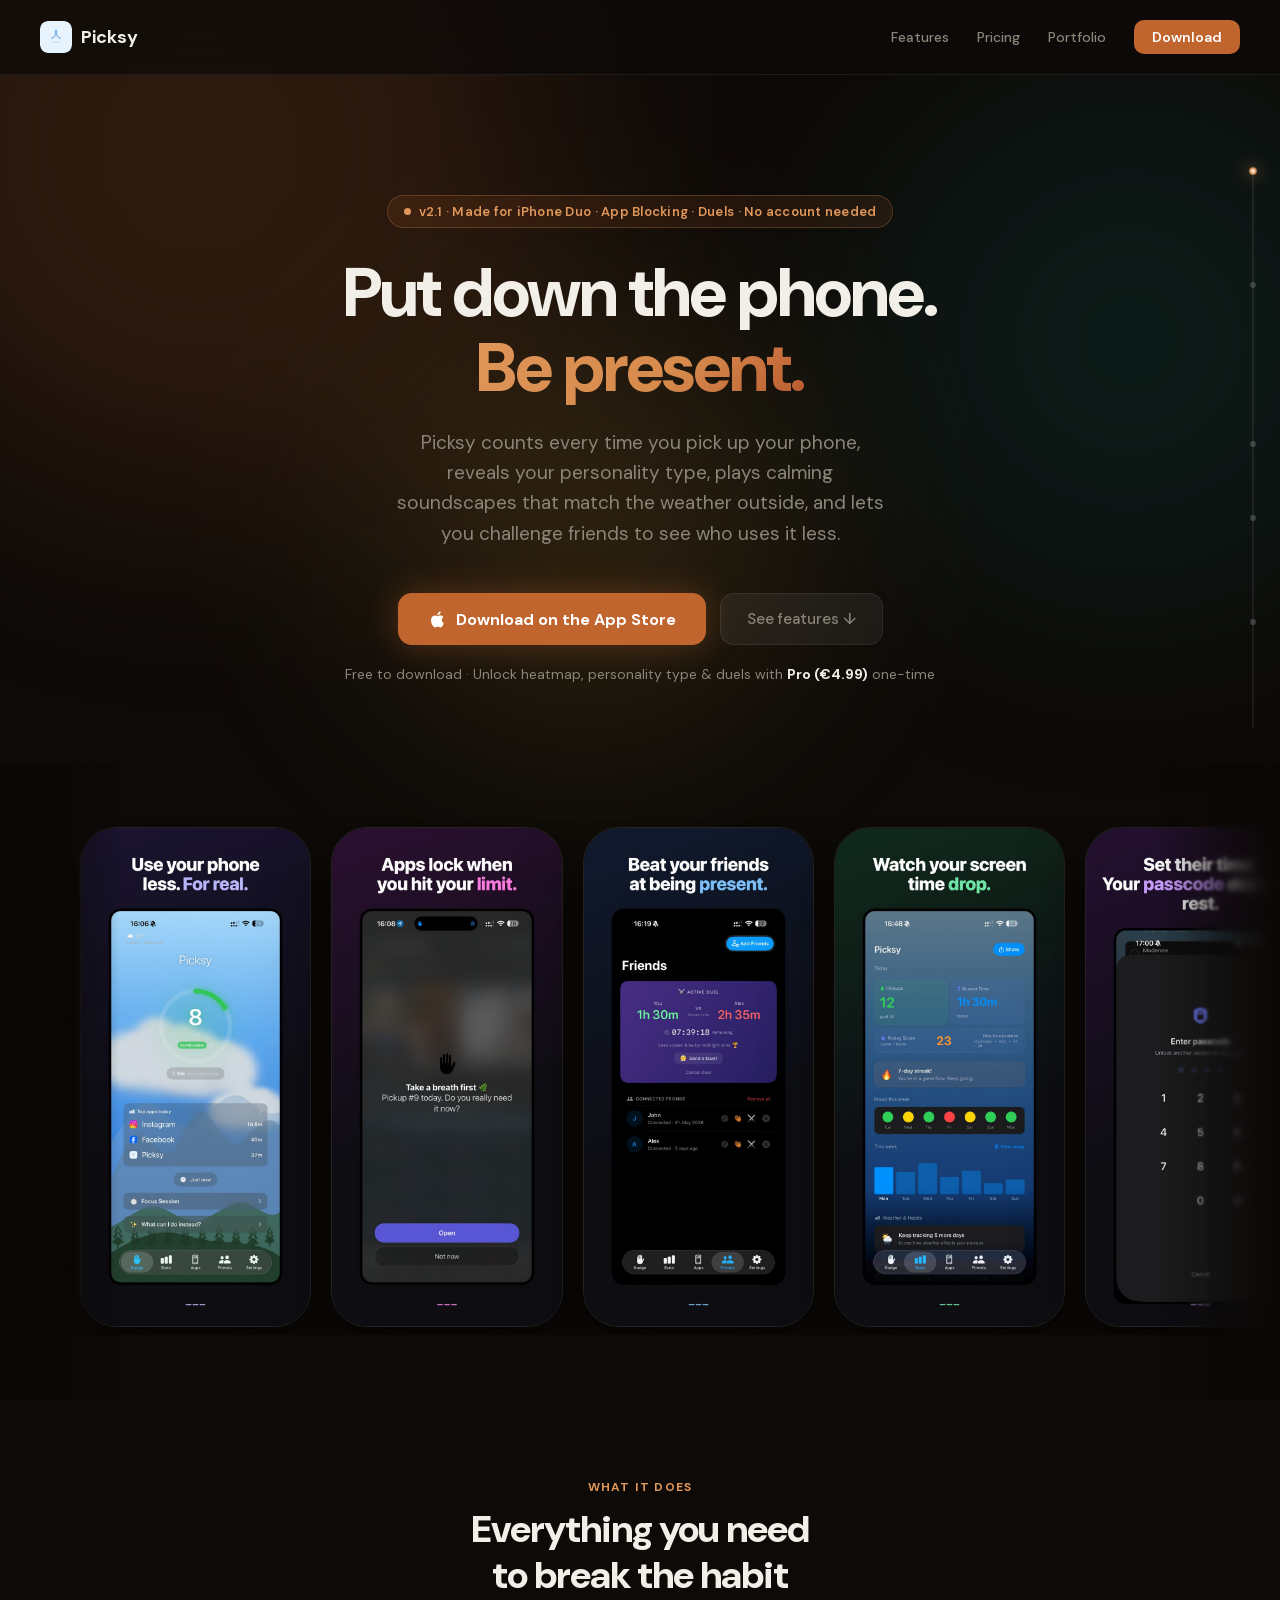
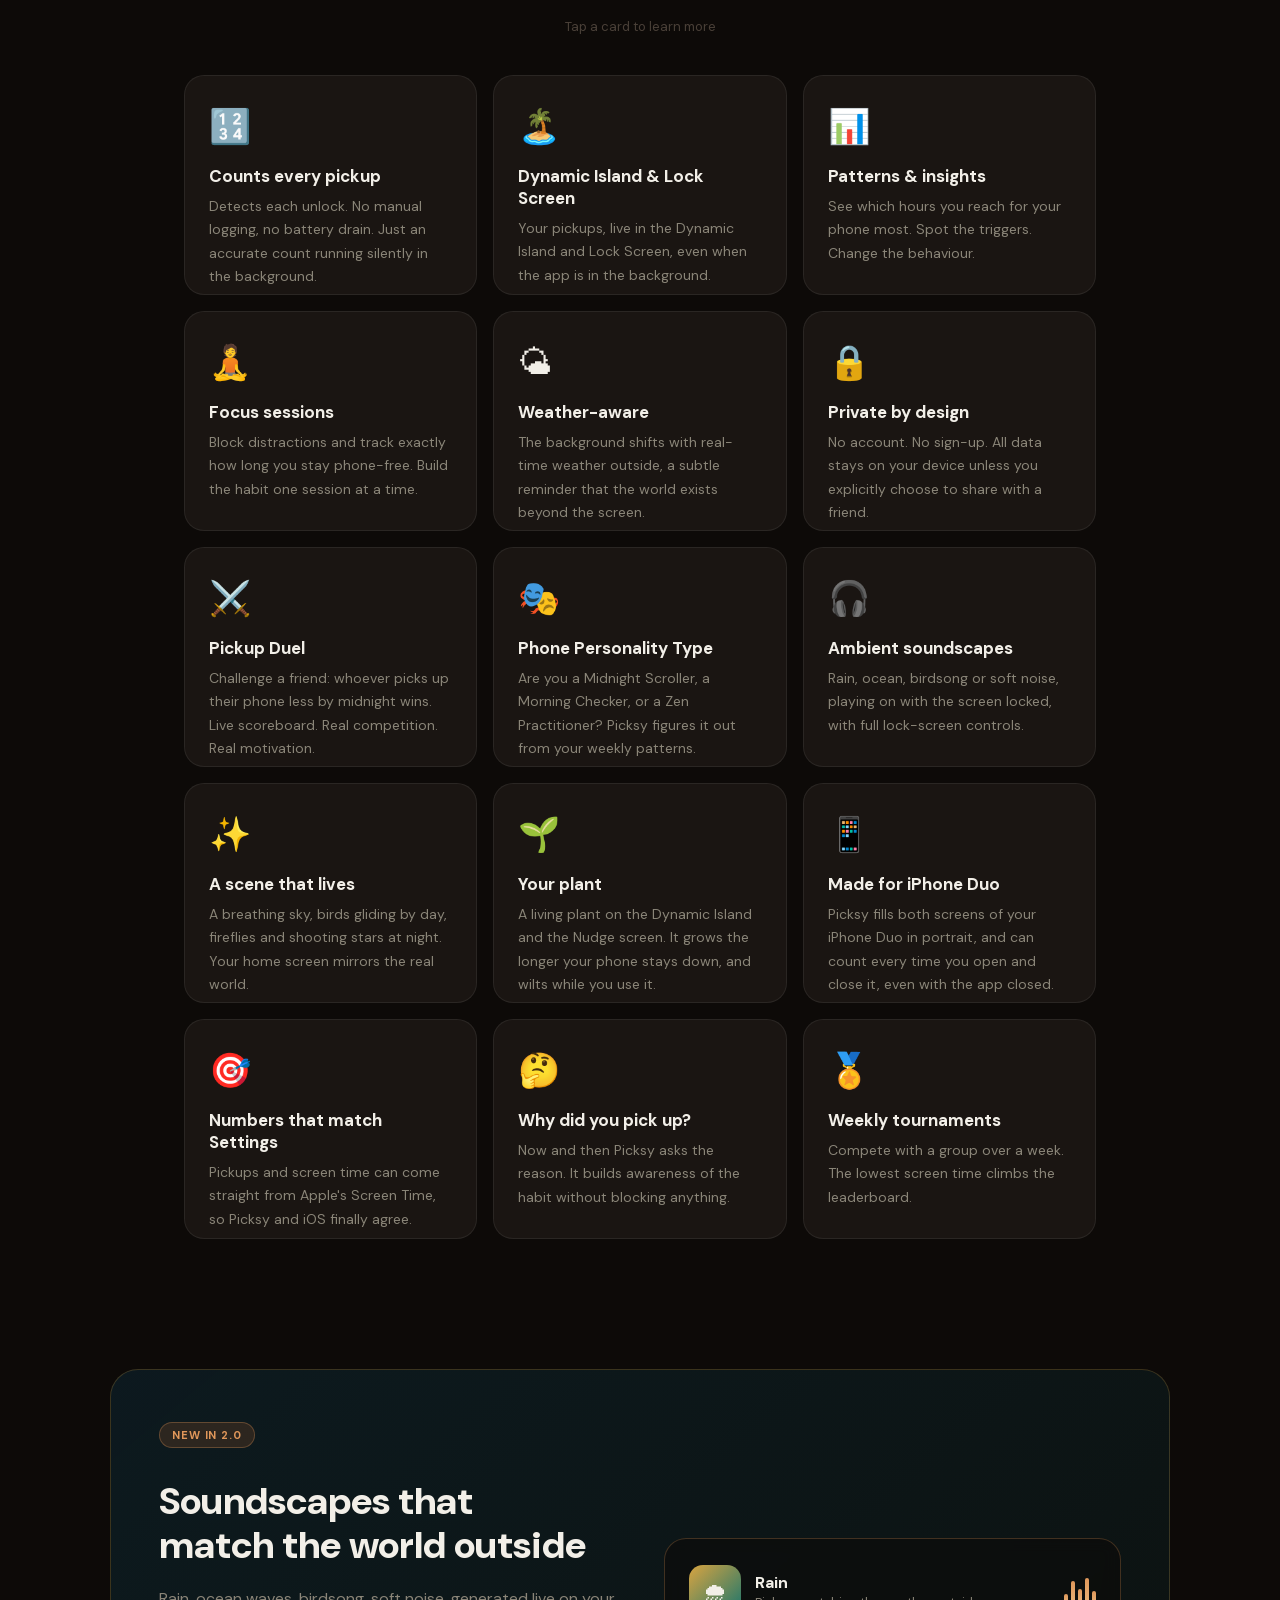
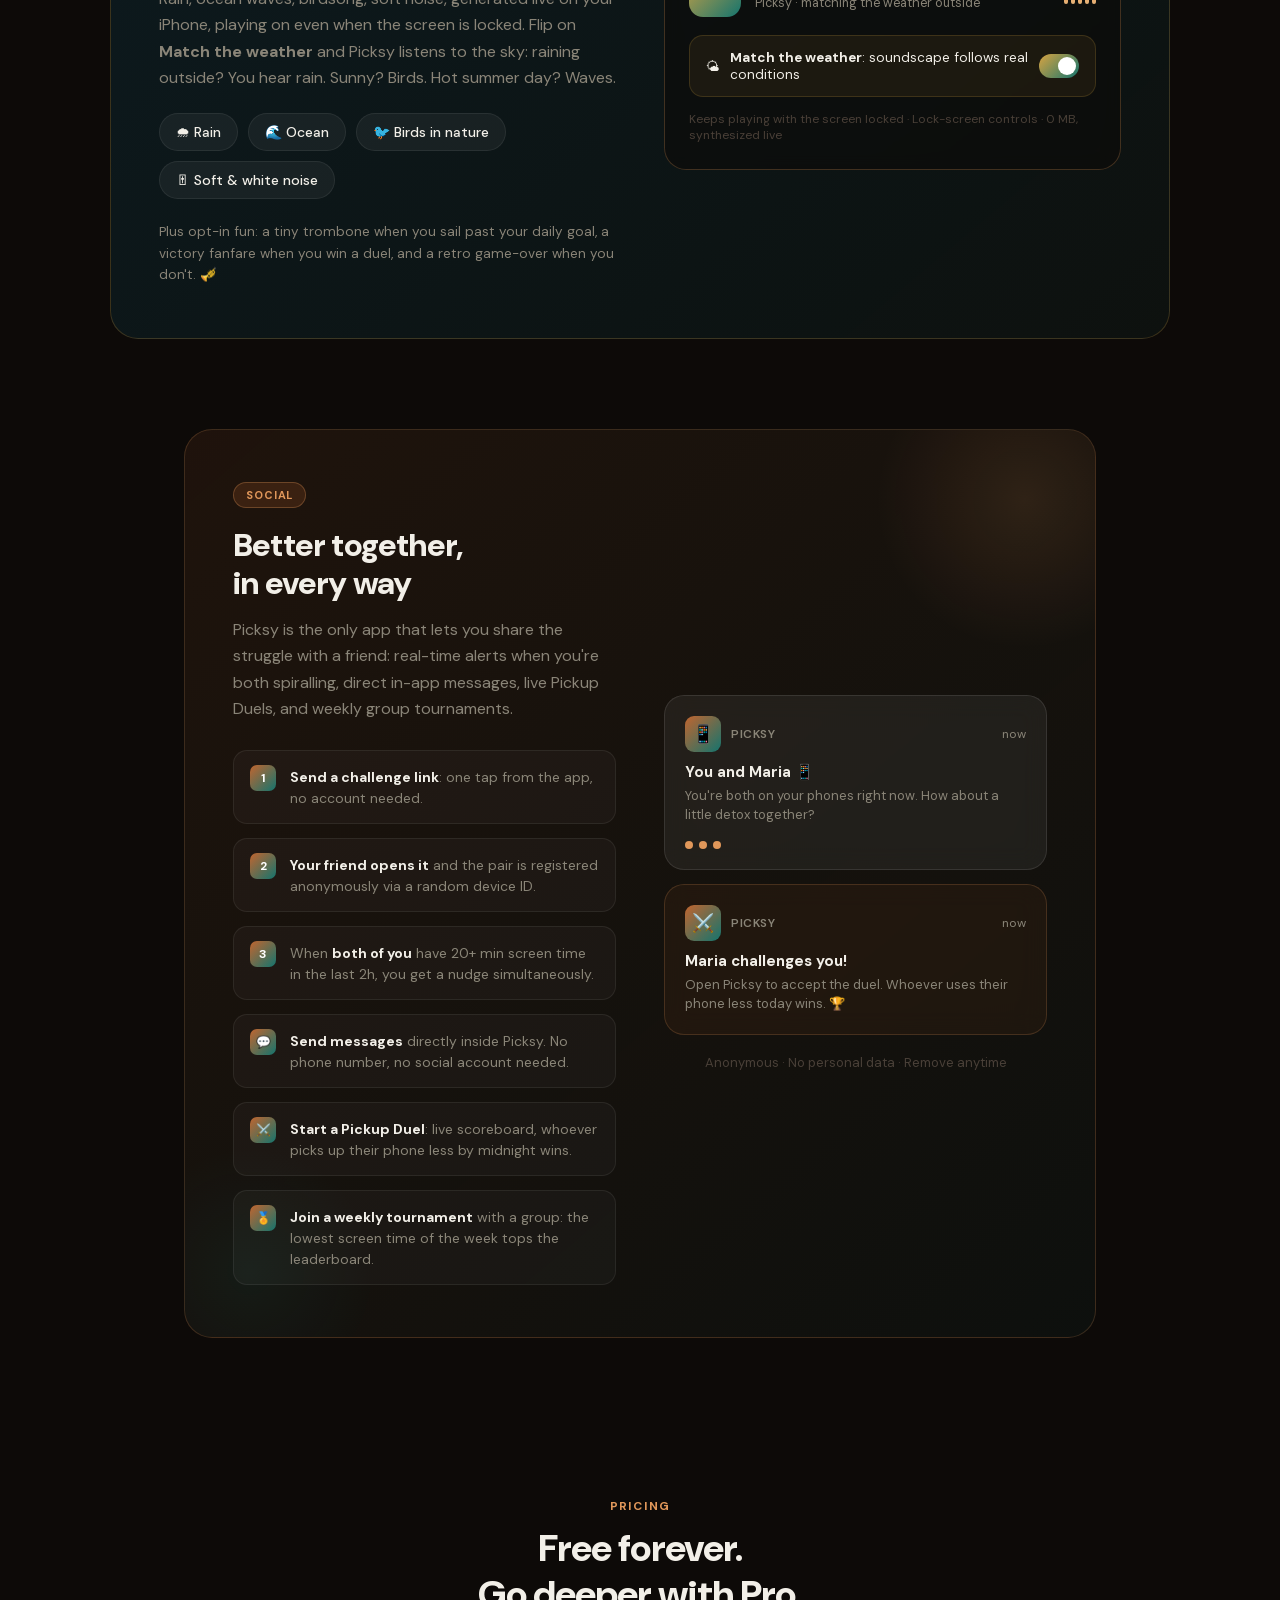
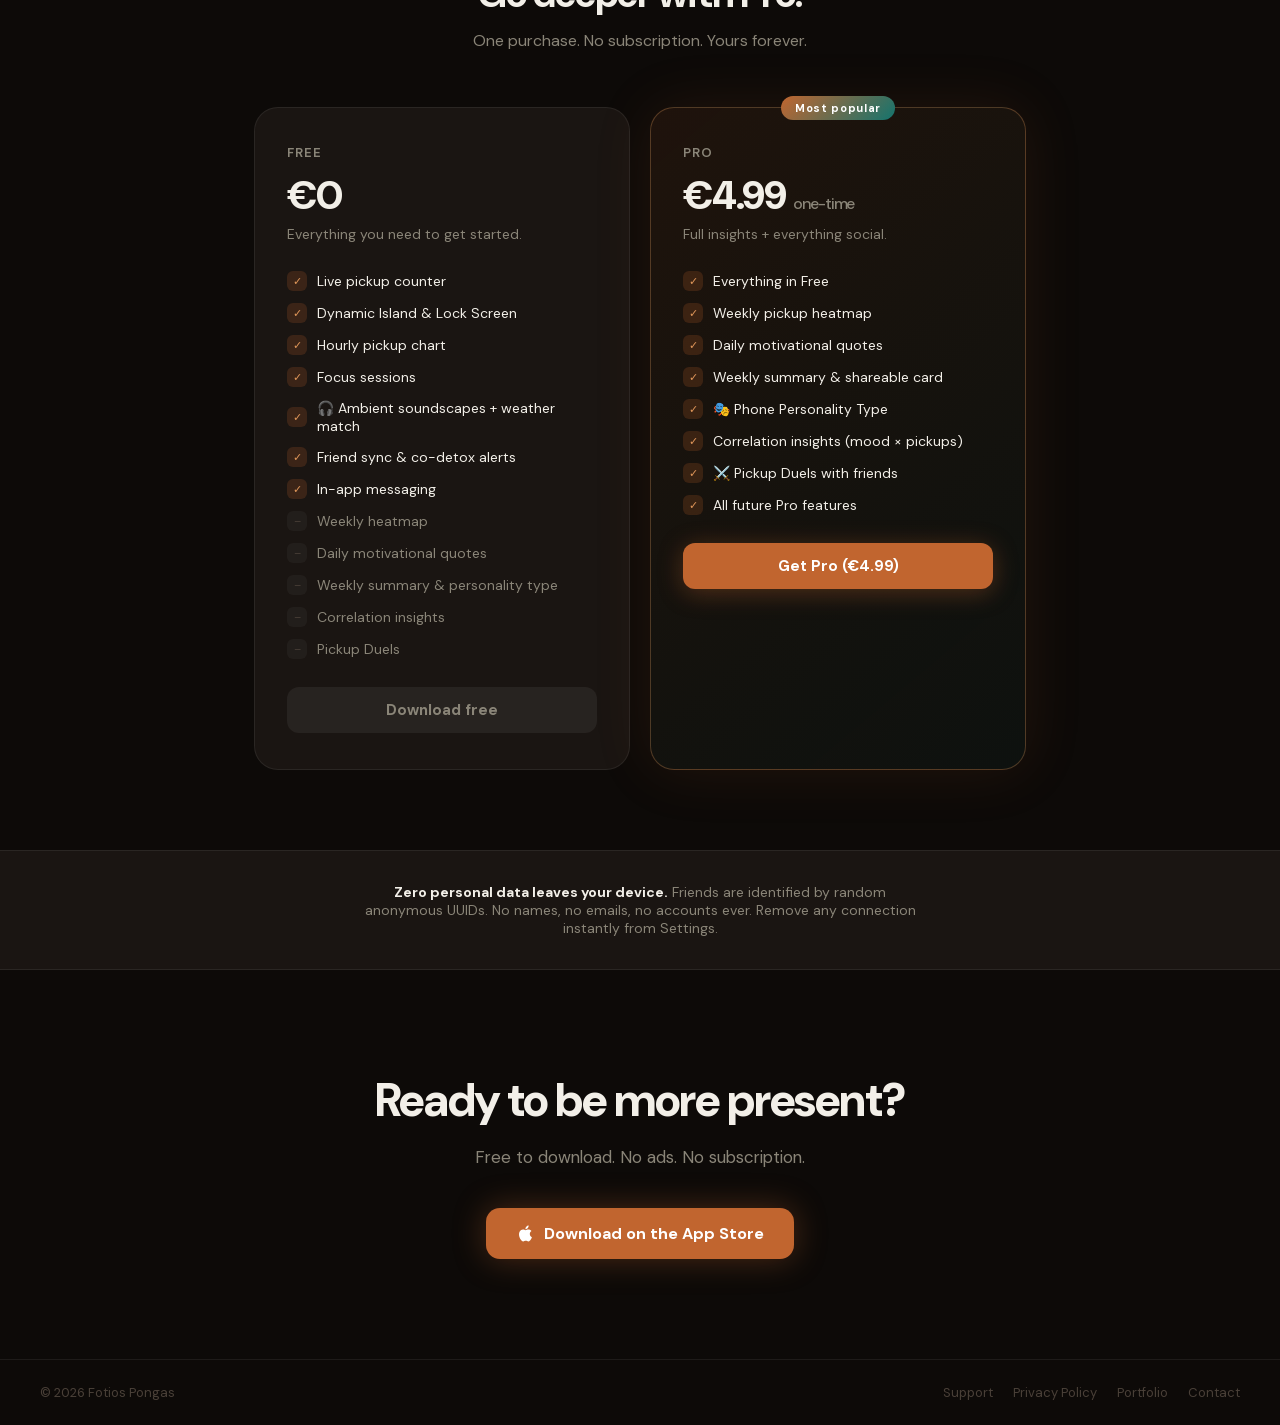
<file: index.html>
<!DOCTYPE html>
<html lang="en">
<head>
  <meta charset="UTF-8">
  <meta name="viewport" content="width=device-width, initial-scale=1.0">
  <title>Picksy: Be Present (Phone Pickup Tracker)</title>
  <meta name="description" content="Picksy tracks how many times you pick up your phone, shows you the patterns, plays calming soundscapes that match the weather, grows a plant while you stay off the screen, and helps you, and your friends, use it less. Made for iPhone and iPhone Duo. Free for iPhone.">
  <meta property="og:title" content="Picksy: Be Present">
  <meta property="og:description" content="Track phone pickups. Break the habit. Listen to the rain. Be present.">
  <link rel="icon" href="/picksy-icon.png">
  <link href="/fonts/fonts.css" rel="stylesheet">

  <style>
    *, *::before, *::after { margin: 0; padding: 0; box-sizing: border-box; }

    :root {
      --copper:        #c1652f;
      --copper-light:  #e0975a;
      --teal:      #14746e;
      --dark:        #0d0a08;
      --dark2:       #1a1512;
      --dark3:       #241d16;
      --text:        #f2efe8;
      --muted:       #8a8578;
      --border:      rgba(255,255,255,0.07);
    }

    html { scroll-behavior: smooth; }

    body {
      font-family: 'DM Sans', -apple-system, sans-serif;
      background: var(--dark);
      color: var(--text);
      overflow-x: hidden;
    }

    /* ── AURORA BACKGROUND ───────────────────────────────── */
    .aurora {
      position: fixed;
      inset: 0;
      pointer-events: none;
      z-index: 0;
      overflow: hidden;
    }

    .aurora-blob {
      position: absolute;
      border-radius: 50%;
      filter: blur(120px);
      opacity: 0.18;
      animation: drift linear infinite;
    }

    .aurora-blob:nth-child(1) {
      width: 700px; height: 700px;
      background: var(--copper);
      top: -200px; left: -150px;
      animation-duration: 28s;
    }

    .aurora-blob:nth-child(2) {
      width: 500px; height: 500px;
      background: var(--teal);
      top: 10%; right: -100px;
      animation-duration: 22s;
      animation-delay: -8s;
    }

    .aurora-blob:nth-child(3) {
      width: 400px; height: 400px;
      background: #d9a441;
      bottom: 20%; left: 30%;
      animation-duration: 35s;
      animation-delay: -15s;
    }

    @keyframes drift {
      0%   { transform: translate(0, 0) scale(1); }
      33%  { transform: translate(40px, -30px) scale(1.05); }
      66%  { transform: translate(-20px, 50px) scale(0.95); }
      100% { transform: translate(0, 0) scale(1); }
    }

    /* ── LAYOUT ───────────────────────────────────────────── */
    .page { position: relative; z-index: 1; }

    /* ── NAV ──────────────────────────────────────────────── */
    nav {
      display: flex;
      align-items: center;
      justify-content: space-between;
      padding: 20px 40px;
      border-bottom: 1px solid var(--border);
      position: sticky;
      top: 0;
      background: rgba(13,10,8,0.75);
      backdrop-filter: blur(20px);
      -webkit-backdrop-filter: blur(20px);
      z-index: 100;
    }

    .nav-logo {
      font-size: 18px;
      font-weight: 700;
      color: var(--text);
      text-decoration: none;
      display: flex;
      align-items: center;
      gap: 9px;
    }

    .nav-logo-icon {
      width: 32px; height: 32px;
      border-radius: 8px;
      object-fit: cover;
      flex-shrink: 0;
    }

    .nav-links { display: flex; align-items: center; gap: 28px; }

    .nav-link {
      color: var(--muted);
      text-decoration: none;
      font-size: 14px;
      font-weight: 500;
      transition: color 0.2s;
    }

    .nav-link:hover { color: var(--text); }

    .nav-cta {
      padding: 8px 18px;
      background: var(--copper);
      color: white;
      font-size: 14px;
      font-weight: 600;
      border-radius: 10px;
      text-decoration: none;
      transition: opacity 0.2s, transform 0.2s;
    }

    .nav-cta:hover { opacity: 0.85; transform: translateY(-1px); }

    /* ── HERO ─────────────────────────────────────────────── */
    .hero {
      text-align: center;
      padding: 120px 24px 80px;
      max-width: 760px;
      margin: 0 auto;
    }

    /* Staggered entrance — JS adds .visible class */
    .reveal {
      opacity: 0;
      transform: translateY(28px);
      transition: opacity 0.7s cubic-bezier(.22,1,.36,1),
                  transform 0.7s cubic-bezier(.22,1,.36,1);
    }

    .reveal.visible {
      opacity: 1;
      transform: translateY(0);
    }

    .hero-badge {
      display: inline-flex;
      align-items: center;
      gap: 8px;
      padding: 7px 16px;
      background: rgba(193,101,47,0.12);
      border: 1px solid rgba(224,151,90,0.25);
      border-radius: 100px;
      font-size: 13px;
      font-weight: 600;
      color: var(--copper-light);
      margin-bottom: 28px;
      letter-spacing: 0.02em;
    }

    .hero-badge-dot {
      width: 7px; height: 7px;
      background: var(--copper-light);
      border-radius: 50%;
      animation: pulse 2s ease-in-out infinite;
    }

    @keyframes pulse {
      0%, 100% { opacity: 1; transform: scale(1); }
      50%       { opacity: 0.4; transform: scale(0.7); }
    }

    h1 {
      font-size: clamp(42px, 7vw, 68px);
      font-weight: 800;
      line-height: 1.1;
      letter-spacing: -0.03em;
      margin-bottom: 22px;
    }

    .gradient-text {
      background: linear-gradient(135deg, var(--copper-light) 0%, #d68a4c 60%, #b8562e 100%);
      -webkit-background-clip: text;
      -webkit-text-fill-color: transparent;
      background-clip: text;
    }

    .hero-sub {
      font-size: 19px;
      color: var(--muted);
      max-width: 500px;
      margin: 0 auto 44px;
      line-height: 1.6;
      font-weight: 400;
    }

    .hero-cta {
      display: flex;
      gap: 14px;
      justify-content: center;
      flex-wrap: wrap;
    }

    .btn-primary {
      display: inline-flex;
      align-items: center;
      gap: 9px;
      padding: 15px 30px;
      background: var(--copper);
      color: white;
      font-size: 16px;
      font-weight: 700;
      border-radius: 14px;
      text-decoration: none;
      transition: opacity 0.2s, transform 0.2s, box-shadow 0.2s;
      box-shadow: 0 0 32px rgba(193,101,47,0.35);
    }

    .btn-primary:hover {
      opacity: 0.88;
      transform: translateY(-2px);
      box-shadow: 0 8px 40px rgba(193,101,47,0.5);
    }

    .btn-ghost {
      display: inline-flex;
      align-items: center;
      gap: 8px;
      padding: 15px 26px;
      background: rgba(255,255,255,0.06);
      border: 1px solid var(--border);
      color: var(--muted);
      font-size: 15px;
      font-weight: 500;
      border-radius: 14px;
      text-decoration: none;
      transition: background 0.2s, color 0.2s;
    }

    .btn-ghost:hover { background: rgba(255,255,255,0.1); color: var(--text); }

    .hero-pricing {
      margin-top: 20px;
      font-size: 14px;
      color: var(--muted);
    }

    .hero-pricing strong { color: var(--text); }

    /* ── SCREENSHOTS CAROUSEL ─────────────────────────────── */
    .screenshots-wrap {
      padding: 56px 0 64px;
      position: relative;
    }

    /* Gradual blur edges — screenshots carousel */
    .gb-edge {
      position: absolute;
      top: 0; bottom: 0;
      width: 120px;
      z-index: 2;
      pointer-events: none;
    }
    .gb-left  { left: 0;  background: linear-gradient(to right, var(--dark) 8%, transparent); }
    .gb-right { right: 0; background: linear-gradient(to left,  var(--dark) 8%, transparent); }

    .screenshots {
      display: flex;
      gap: 20px;
      padding: 8px 80px;
      overflow-x: auto;
      -webkit-overflow-scrolling: touch;
      scrollbar-width: none;
      cursor: grab;
    }

    .screenshots:active { cursor: grabbing; }
    .screenshots::-webkit-scrollbar { display: none; }

    .screenshots img {
      height: 500px;
      width: auto;
      border-radius: 36px;
      border: 1px solid rgba(255,255,255,0.1);
      flex-shrink: 0;
      box-shadow: 0 32px 64px rgba(0,0,0,0.5);
      transition: transform 0.3s cubic-bezier(.22,1,.36,1), box-shadow 0.3s;
    }

    .screenshots img:hover {
      transform: translateY(-8px) scale(1.02);
      box-shadow: 0 48px 80px rgba(0,0,0,0.6);
    }

    /* ── SECTION HEADER ───────────────────────────────────── */
    .section-header {
      text-align: center;
      margin-bottom: 56px;
    }

    .section-label {
      font-size: 12px;
      font-weight: 700;
      letter-spacing: 0.1em;
      text-transform: uppercase;
      color: var(--copper-light);
      margin-bottom: 12px;
      display: block;
    }

    .section-title {
      font-size: clamp(26px, 4vw, 38px);
      font-weight: 800;
      letter-spacing: -0.025em;
      line-height: 1.2;
    }

    .section-sub {
      font-size: 16px;
      color: var(--muted);
      margin-top: 12px;
    }

    /* ── FEATURES ─────────────────────────────────────────── */
    .features {
      max-width: 960px;
      margin: 0 auto;
      padding: 80px 24px;
    }

    .grid {
      display: grid;
      grid-template-columns: repeat(auto-fit, minmax(270px, 1fr));
      gap: 16px;
    }

    /* Flip card wrapper — holds perspective */
    .card-wrapper {
      perspective: 900px;
      cursor: pointer;
      min-height: 220px;
    }

    .card-inner {
      position: relative;
      width: 100%;
      height: 100%;
      min-height: 200px;
      transform-style: preserve-3d;
      transition: transform 0.55s cubic-bezier(.4,0,.2,1), box-shadow 0.3s;
      border-radius: 20px;
    }

    .card-wrapper.flipped .card-inner {
      transform: rotateY(180deg) !important; /* override tilt when flipped */
    }

    .card-front,
    .card-back {
      position: absolute;
      inset: 0;
      border-radius: 20px;
      padding: 28px 24px;
      backface-visibility: hidden;
      -webkit-backface-visibility: hidden;
    }

    /* FRONT */
    .card-front {
      background: var(--dark2);
      border: 1px solid var(--border);
      transition: border-color 0.3s;
    }

    .card-wrapper:hover .card-front {
      border-color: rgba(224,151,90,0.3);
    }

    /* Glow that follows cursor — set via JS */
    .card-front::before {
      content: '';
      position: absolute;
      inset: 0;
      border-radius: 20px;
      background: radial-gradient(
        circle at var(--mouse-x, 50%) var(--mouse-y, 50%),
        rgba(224,151,90,0.1) 0%,
        transparent 65%
      );
      opacity: 0;
      transition: opacity 0.3s;
      pointer-events: none;
    }

    .card-wrapper:hover .card-front::before { opacity: 1; }

    /* BACK */
    .card-back {
      background: linear-gradient(135deg, rgba(193,101,47,0.15), rgba(20,116,110,0.1));
      border: 1px solid rgba(224,151,90,0.3);
      transform: rotateY(180deg);
      display: flex;
      flex-direction: column;
      justify-content: center;
      align-items: center;
      text-align: center;
      gap: 14px;
    }

    .card-back-icon {
      font-size: 36px;
    }

    .card-back-fact {
      font-size: 15px;
      color: var(--text);
      line-height: 1.6;
      font-weight: 500;
    }

    .card-back-fact strong {
      color: var(--copper-light);
      display: block;
      font-size: 22px;
      font-weight: 800;
      margin-bottom: 6px;
    }

    .card-back-tap {
      font-size: 12px;
      color: var(--muted);
      margin-top: 4px;
    }

    /* Tap hint on front */
    .card-hint {
      position: absolute;
      bottom: 14px;
      right: 16px;
      font-size: 11px;
      color: #4a4038;
      opacity: 0;
      transition: opacity 0.3s;
    }

    .card-wrapper:hover .card-hint { opacity: 1; }

    .feature-icon {
      font-size: 34px;
      margin-bottom: 16px;
      display: block;
    }

    .feature-title {
      font-size: 17px;
      font-weight: 700;
      margin-bottom: 8px;
      color: var(--text);
    }

    .feature-desc {
      font-size: 14px;
      color: var(--muted);
      line-height: 1.65;
    }

    /* ── FRIEND FEATURE ───────────────────────────────────── */
    .friend-section {
      max-width: 960px;
      margin: 0 auto;
      padding: 0 24px 80px;
    }

    .friend-card {
      background: linear-gradient(140deg, rgba(193,101,47,0.1) 0%, rgba(20,116,110,0.06) 100%);
      border: 1px solid rgba(224,151,90,0.2);
      border-radius: 28px;
      padding: 52px 48px;
      display: grid;
      grid-template-columns: 1fr 1fr;
      gap: 48px;
      align-items: center;
      position: relative;
      overflow: hidden;
    }

    @media (max-width: 700px) {
      .friend-card { grid-template-columns: 1fr; padding: 36px 28px; gap: 32px; }
    }

    .friend-card::before {
      content: '';
      position: absolute;
      top: -80px; right: -80px;
      width: 300px; height: 300px;
      background: radial-gradient(circle, rgba(224,151,90,0.12), transparent 70%);
      pointer-events: none;
    }

    .friend-card::after {
      content: '';
      position: absolute;
      bottom: -60px; left: -60px;
      width: 250px; height: 250px;
      background: radial-gradient(circle, rgba(20,116,110,0.1), transparent 70%);
      pointer-events: none;
    }

    .new-badge {
      display: inline-block;
      padding: 5px 12px;
      background: rgba(193,101,47,0.18);
      border: 1px solid rgba(224,151,90,0.3);
      border-radius: 100px;
      font-size: 11px;
      font-weight: 700;
      color: var(--copper-light);
      letter-spacing: 0.08em;
      text-transform: uppercase;
      margin-bottom: 18px;
    }

    .friend-card h2 {
      font-size: clamp(24px, 3.5vw, 32px);
      font-weight: 800;
      letter-spacing: -0.025em;
      line-height: 1.2;
      margin-bottom: 14px;
    }

    .friend-card .lead {
      font-size: 16px;
      color: var(--muted);
      line-height: 1.65;
      margin-bottom: 28px;
    }

    .flow-steps {
      display: flex;
      flex-direction: column;
      gap: 14px;
      position: relative;
      z-index: 1;
    }

    .flow-step {
      display: flex;
      align-items: flex-start;
      gap: 14px;
      padding: 14px 16px;
      background: rgba(255,255,255,0.03);
      border: 1px solid var(--border);
      border-radius: 14px;
      transition: border-color 0.2s, background 0.2s;
    }

    .flow-step:hover {
      background: rgba(255,255,255,0.05);
      border-color: rgba(224,151,90,0.2);
    }

    .step-num {
      width: 26px; height: 26px;
      background: linear-gradient(135deg, var(--copper), var(--teal));
      border-radius: 7px;
      display: flex;
      align-items: center;
      justify-content: center;
      font-size: 12px;
      font-weight: 700;
      color: white;
      flex-shrink: 0;
    }

    .step-text {
      font-size: 14px;
      color: var(--muted);
      line-height: 1.5;
      padding-top: 2px;
    }

    .step-text strong { color: var(--text); }

    /* Notification mock */
    .notif-mock {
      background: rgba(255,255,255,0.06);
      border: 1px solid rgba(255,255,255,0.1);
      border-radius: 20px;
      padding: 20px 20px;
      backdrop-filter: blur(12px);
      position: relative;
      z-index: 1;
    }

    .notif-header {
      display: flex;
      align-items: center;
      gap: 10px;
      margin-bottom: 10px;
    }

    .notif-icon {
      width: 36px; height: 36px;
      background: linear-gradient(135deg, var(--copper), var(--teal));
      border-radius: 9px;
      display: flex;
      align-items: center;
      justify-content: center;
      font-size: 18px;
      flex-shrink: 0;
    }

    .notif-app {
      font-size: 12px;
      font-weight: 600;
      color: var(--muted);
      text-transform: uppercase;
      letter-spacing: 0.05em;
    }

    .notif-time {
      font-size: 12px;
      color: var(--muted);
      margin-left: auto;
    }

    .notif-title {
      font-size: 15px;
      font-weight: 700;
      margin-bottom: 4px;
    }

    .notif-body {
      font-size: 13px;
      color: var(--muted);
      line-height: 1.5;
    }

    .notif-pulse {
      display: flex;
      gap: 6px;
      margin-top: 16px;
    }

    .pulse-dot {
      width: 8px; height: 8px;
      border-radius: 50%;
      background: var(--copper-light);
      animation: pulse-wave 1.4s ease-in-out infinite;
    }

    .pulse-dot:nth-child(2) { animation-delay: 0.2s; }
    .pulse-dot:nth-child(3) { animation-delay: 0.4s; }

    @keyframes pulse-wave {
      0%, 100% { opacity: 0.3; transform: scale(0.8); }
      50%       { opacity: 1;   transform: scale(1.2); }
    }

    /* ── PRICING ──────────────────────────────────────────── */
    .pricing {
      max-width: 820px;
      margin: 0 auto;
      padding: 80px 24px;
    }

    .pricing-grid {
      display: grid;
      grid-template-columns: 1fr 1fr;
      gap: 20px;
      margin-top: 56px;
    }

    @media (max-width: 600px) {
      .pricing-grid { grid-template-columns: 1fr; }
    }

    .pricing-card {
      background: var(--dark2);
      border: 1px solid var(--border);
      border-radius: 24px;
      padding: 36px 32px;
      position: relative;
    }

    .pricing-card.pro {
      background: linear-gradient(140deg, rgba(193,101,47,0.1), rgba(20,116,110,0.07));
      border-color: rgba(224,151,90,0.3);
      box-shadow: 0 0 60px rgba(193,101,47,0.12);
    }

    .pricing-badge {
      position: absolute;
      top: -12px; left: 50%; transform: translateX(-50%);
      padding: 5px 14px;
      background: linear-gradient(135deg, var(--copper), var(--teal));
      border-radius: 100px;
      font-size: 11px;
      font-weight: 700;
      color: white;
      letter-spacing: 0.06em;
      white-space: nowrap;
    }

    .plan-name {
      font-size: 13px;
      font-weight: 600;
      letter-spacing: 0.08em;
      text-transform: uppercase;
      color: var(--muted);
      margin-bottom: 8px;
    }

    .plan-price {
      font-size: 40px;
      font-weight: 800;
      letter-spacing: -0.03em;
      margin-bottom: 4px;
    }

    .plan-price span {
      font-size: 16px;
      font-weight: 500;
      color: var(--muted);
    }

    .plan-desc {
      font-size: 14px;
      color: var(--muted);
      margin-bottom: 28px;
    }

    .plan-features {
      list-style: none;
      display: flex;
      flex-direction: column;
      gap: 12px;
      margin-bottom: 28px;
    }

    .plan-features li {
      display: flex;
      align-items: center;
      gap: 10px;
      font-size: 14px;
      color: var(--muted);
    }

    .plan-features li.included { color: var(--text); }

    .check {
      width: 20px; height: 20px;
      border-radius: 6px;
      display: flex;
      align-items: center;
      justify-content: center;
      font-size: 11px;
      flex-shrink: 0;
    }

    .check.yes { background: rgba(193,101,47,0.2); color: var(--copper-light); }
    .check.no  { background: rgba(255,255,255,0.04); color: #4a4038; }

    .plan-btn {
      display: block;
      width: 100%;
      padding: 13px;
      font-size: 15px;
      font-weight: 700;
      border-radius: 12px;
      text-align: center;
      text-decoration: none;
      transition: opacity 0.2s, transform 0.2s;
    }

    .plan-btn.primary {
      background: var(--copper);
      color: white;
      box-shadow: 0 4px 24px rgba(193,101,47,0.35);
    }

    .plan-btn.primary:hover { opacity: 0.88; transform: translateY(-1px); }

    .plan-btn.secondary {
      background: rgba(255,255,255,0.06);
      color: var(--muted);
    }

    .plan-btn.secondary:hover { background: rgba(255,255,255,0.09); color: var(--text); }

    /* ── PRIVACY STRIP ────────────────────────────────────── */
    .privacy-strip {
      border-top: 1px solid var(--border);
      border-bottom: 1px solid var(--border);
      padding: 32px 24px;
      text-align: center;
      background: var(--dark2);
    }

    .privacy-strip p {
      font-size: 14px;
      color: var(--muted);
      max-width: 560px;
      margin: 0 auto;
    }

    .privacy-strip strong { color: var(--text); }

    /* ── CTA BOTTOM ───────────────────────────────────────── */
    .cta-bottom {
      text-align: center;
      padding: 100px 24px;
    }

    .cta-bottom h2 {
      font-size: clamp(30px, 5vw, 46px);
      font-weight: 800;
      letter-spacing: -0.03em;
      margin-bottom: 16px;
    }

    .cta-bottom p {
      font-size: 17px;
      color: var(--muted);
      margin-bottom: 40px;
    }

    /* ── FOOTER ───────────────────────────────────────────── */
    footer {
      border-top: 1px solid var(--border);
      padding: 24px 40px;
      display: flex;
      align-items: center;
      justify-content: space-between;
      flex-wrap: wrap;
      gap: 12px;
    }

    footer p, footer a {
      font-size: 13px;
      color: #4a4038;
      text-decoration: none;
      transition: color 0.2s;
    }

    footer a:hover { color: var(--muted); }
    .footer-links { display: flex; gap: 20px; }

    /* ── SCROLL ANIMATION ─────────────────────────────────── */
    .scroll-reveal {
      opacity: 0;
      transform: translateY(32px);
      transition: opacity 0.65s cubic-bezier(.22,1,.36,1),
                  transform 0.65s cubic-bezier(.22,1,.36,1);
    }

    .scroll-reveal.visible {
      opacity: 1;
      transform: translateY(0);
    }

    /* stagger delays */
    .delay-1 { transition-delay: 0.05s; }
    .delay-2 { transition-delay: 0.12s; }
    .delay-3 { transition-delay: 0.19s; }
    .delay-4 { transition-delay: 0.26s; }
    .delay-5 { transition-delay: 0.33s; }
    .delay-6 { transition-delay: 0.40s; }

    /* ── AMBIENT LIFE (fireflies + shooting stars, mirrors the app) ── */
    .firefly {
      position: absolute;
      width: 5px; height: 5px;
      border-radius: 50%;
      background: radial-gradient(circle, rgba(220,255,150,0.9) 0%, rgba(220,255,150,0) 70%);
      animation: fly 14s ease-in-out infinite, blink 3.4s ease-in-out infinite;
      opacity: 0;
    }
    .firefly:nth-child(4)  { top: 68%; left: 12%; animation-delay: 0s,    0.4s; }
    .firefly:nth-child(5)  { top: 78%; left: 28%; animation-delay: -3s,   1.1s; }
    .firefly:nth-child(6)  { top: 62%; left: 46%; animation-delay: -6s,   2.0s; }
    .firefly:nth-child(7)  { top: 74%; left: 63%; animation-delay: -9s,   0.7s; }
    .firefly:nth-child(8)  { top: 66%; left: 79%; animation-delay: -12s,  1.6s; }
    .firefly:nth-child(9)  { top: 82%; left: 90%; animation-delay: -5s,   2.7s; }
    .firefly:nth-child(10) { top: 58%; left: 33%; animation-delay: -10s,  0.2s; }

    @keyframes fly {
      0%   { transform: translate(0, 0); }
      25%  { transform: translate(28px, -22px); }
      50%  { transform: translate(-14px, -38px); }
      75%  { transform: translate(-32px, -10px); }
      100% { transform: translate(0, 0); }
    }
    @keyframes blink {
      0%, 100% { opacity: 0; }
      50%      { opacity: 0.85; }
    }

    .shooting-star {
      position: absolute;
      width: 110px; height: 1.5px;
      background: linear-gradient(90deg, rgba(255,255,255,0) 0%, rgba(255,255,255,0.8) 100%);
      transform: rotate(24deg);
      opacity: 0;
      animation: shoot 9s linear infinite;
    }
    .shooting-star:nth-of-type(11) { top: 12%; left: 15%; animation-delay: 3s; }
    .shooting-star:nth-of-type(12) { top: 7%;  left: 55%; animation-delay: 7.5s; }

    @keyframes shoot {
      0%, 92%  { opacity: 0; transform: rotate(24deg) translateX(0); }
      94%      { opacity: 0.9; }
      100%     { opacity: 0; transform: rotate(24deg) translateX(260px); }
    }

    /* ── SOUNDSCAPES SECTION ─────────────────────────────────── */
    .sound-section { padding: 50px 40px 90px; max-width: 1140px; margin: 0 auto; }

    .sound-card {
      background: linear-gradient(140deg, rgba(14,165,233,0.10) 0%, rgba(20,116,110,0.07) 100%);
      border: 1px solid rgba(217,164,65,0.22);
      border-radius: 28px;
      padding: 52px 48px;
      display: grid;
      grid-template-columns: 1fr 1fr;
      gap: 48px;
      align-items: center;
      position: relative;
      overflow: hidden;
    }
    @media (max-width: 860px) {
      .sound-section { padding: 30px 20px 60px; }
      .sound-card { grid-template-columns: 1fr; padding: 36px 28px; gap: 32px; }
    }

    .sound-chips { display: flex; flex-wrap: wrap; gap: 10px; margin: 22px 0; }
    .sound-chip {
      display: inline-flex; align-items: center; gap: 7px;
      padding: 9px 16px;
      border-radius: 100px;
      background: rgba(255,255,255,0.05);
      border: 1px solid var(--border);
      font-size: 14px;
      font-weight: 500;
    }

    /* Player mockup with live equalizer + falling rain */
    .player-mock {
      background: rgba(13,10,8,0.55);
      border: 1px solid rgba(224,151,90,0.25);
      border-radius: 22px;
      padding: 26px 24px;
      position: relative;
      overflow: hidden;
      backdrop-filter: blur(8px);
    }
    .player-row { display: flex; align-items: center; gap: 14px; position: relative; z-index: 2; }
    .player-art {
      width: 52px; height: 52px; border-radius: 14px;
      background: linear-gradient(135deg, #d9a441, #14746e);
      display: flex; align-items: center; justify-content: center;
      font-size: 24px;
      flex-shrink: 0;
    }
    .player-title { font-weight: 700; font-size: 16px; }
    .player-sub   { font-size: 12.5px; color: var(--muted); margin-top: 2px; }

    .eq { display: flex; align-items: flex-end; gap: 3px; height: 26px; margin-left: auto; }
    .eq span {
      width: 4px; border-radius: 2px;
      background: linear-gradient(180deg, #e0975a, #e8b478);
      animation: eq-bounce 1.1s ease-in-out infinite;
    }
    .eq span:nth-child(1) { height: 40%; animation-delay: 0s;    }
    .eq span:nth-child(2) { height: 90%; animation-delay: 0.15s; }
    .eq span:nth-child(3) { height: 60%; animation-delay: 0.30s; }
    .eq span:nth-child(4) { height: 100%;animation-delay: 0.45s; }
    .eq span:nth-child(5) { height: 50%; animation-delay: 0.60s; }
    @keyframes eq-bounce {
      0%, 100% { transform: scaleY(0.45); }
      50%      { transform: scaleY(1); }
    }

    .rain-layer { position: absolute; inset: 0; z-index: 1; pointer-events: none; }
    .rain-layer i {
      position: absolute;
      top: -20px;
      width: 1.5px; height: 14px;
      background: linear-gradient(180deg, rgba(224,151,90,0) 0%, rgba(224,151,90,0.5) 100%);
      animation: rain-fall 1.4s linear infinite;
    }
    .rain-layer i:nth-child(1) { left: 8%;  animation-delay: 0s;    }
    .rain-layer i:nth-child(2) { left: 22%; animation-delay: 0.5s;  }
    .rain-layer i:nth-child(3) { left: 37%; animation-delay: 0.9s;  }
    .rain-layer i:nth-child(4) { left: 52%; animation-delay: 0.25s; }
    .rain-layer i:nth-child(5) { left: 66%; animation-delay: 0.75s; }
    .rain-layer i:nth-child(6) { left: 81%; animation-delay: 0.1s;  }
    .rain-layer i:nth-child(7) { left: 93%; animation-delay: 0.6s;  }
    @keyframes rain-fall {
      0%   { transform: translateY(0);     opacity: 0; }
      15%  { opacity: 1; }
      100% { transform: translateY(190px); opacity: 0.1; }
    }

    .weather-match-row {
      display: flex; align-items: center; gap: 10px;
      margin-top: 18px;
      padding: 13px 16px;
      border-radius: 14px;
      background: rgba(217,164,65,0.08);
      border: 1px solid rgba(217,164,65,0.18);
      font-size: 13.5px;
      position: relative; z-index: 2;
    }
    .weather-match-row .toggle {
      margin-left: auto;
      width: 40px; height: 24px; border-radius: 100px;
      background: linear-gradient(135deg, #d9a441, #14746e);
      position: relative; flex-shrink: 0;
    }
    .weather-match-row .toggle::after {
      content: '';
      position: absolute;
      top: 3px; right: 3px;
      width: 18px; height: 18px; border-radius: 50%;
      background: white;
    }

    /* ── SCROLL SPINE (φωτεινή γραμμή που ακολουθεί το scroll) ── */
    .scroll-spine {
      position: fixed;
      right: 26px;
      top: 50%;
      transform: translateY(-50%);
      height: 62vh;
      width: 2px;
      border-radius: 2px;
      background: rgba(255,255,255,0.07);
      z-index: 90;
    }
    @media (max-width: 900px) { .scroll-spine { display: none; } }

    .spine-fill {
      position: absolute;
      top: 0; left: 0; right: 0;
      height: 100%;
      border-radius: 2px;
      background: linear-gradient(180deg, var(--copper-light), var(--teal));
      box-shadow: 0 0 12px rgba(224,151,90,0.55);
      transform-origin: top;
      transform: scaleY(0);
    }

    .spine-comet {
      position: absolute;
      left: 50%;
      top: 0;
      width: 9px; height: 9px;
      border-radius: 50%;
      background: radial-gradient(circle, #fff 0%, var(--copper-light) 45%, rgba(224,151,90,0) 75%);
      transform: translate(-50%, -50%);
      filter: drop-shadow(0 0 8px rgba(224,151,90,0.95));
      animation: comet-pulse 2.2s ease-in-out infinite;
    }
    @keyframes comet-pulse {
      0%, 100% { scale: 1; }
      50%      { scale: 1.45; }
    }

    .spine-dot {
      position: absolute;
      left: 50%;
      width: 6px; height: 6px;
      border-radius: 50%;
      transform: translate(-50%, -50%);
      background: rgba(255,255,255,0.18);
      border: none;
      padding: 0;
      cursor: pointer;
      transition: background 0.4s, box-shadow 0.4s, scale 0.25s;
    }
    .spine-dot:hover { scale: 1.8; }
    .spine-dot.lit {
      background: var(--copper-light);
      box-shadow: 0 0 8px rgba(224,151,90,0.8);
    }
    .spine-dot::after {
      content: attr(data-label);
      position: absolute;
      right: 16px;
      top: 50%;
      transform: translateY(-50%);
      font-family: 'DM Sans', sans-serif;
      font-size: 11px;
      color: var(--muted);
      white-space: nowrap;
      opacity: 0;
      transition: opacity 0.25s;
      pointer-events: none;
    }
    .spine-dot:hover::after { opacity: 1; }
  </style>
</head>
<body>

  <!-- Aurora background + ambient life (mirrors the in-app living scene) -->
  <div class="aurora" aria-hidden="true">
    <div class="aurora-blob"></div>
    <div class="aurora-blob"></div>
    <div class="aurora-blob"></div>
    <div class="firefly"></div>
    <div class="firefly"></div>
    <div class="firefly"></div>
    <div class="firefly"></div>
    <div class="firefly"></div>
    <div class="firefly"></div>
    <div class="firefly"></div>
    <div class="shooting-star"></div>
    <div class="shooting-star"></div>
  </div>

  <!-- Scroll spine — φωτεινή γραμμή-συνοδός του scroll -->
  <div class="scroll-spine" id="scrollSpine">
    <div class="spine-fill" id="spineFill"></div>
    <div class="spine-comet" id="spineComet"></div>
  </div>

  <div class="page">

    <!-- NAV -->
    <nav>
      <a class="nav-logo" href="/">
        <img class="nav-logo-icon" src="/picksy-icon.png" alt="Picksy app icon">
        Picksy
      </a>
      <div class="nav-links">
        <a class="nav-link" href="#features">Features</a>
        <a class="nav-link" href="#pricing">Pricing</a>
        <a class="nav-link" href="https://fotiospongas.dev">Portfolio</a>
        <a class="nav-cta" href="https://apps.apple.com/de/app/picksy-be-present/id6761116771">Download</a>
      </div>
    </nav>

    <!-- HERO -->
    <section class="hero">
      <div class="hero-badge reveal" style="transition-delay:0s">
        <span class="hero-badge-dot"></span>
        v2.1 · Made for iPhone Duo · App Blocking · Duels · No account needed
      </div>
      <h1 class="reveal" style="transition-delay:0.1s">
        Put down the phone.<br>
        <span class="gradient-text">Be present.</span>
      </h1>
      <p class="hero-sub reveal" style="transition-delay:0.2s">
        Picksy counts every time you pick up your phone, reveals your personality type, plays calming soundscapes that match the weather outside, and lets you challenge friends to see who uses it less.
      </p>
      <div class="hero-cta reveal" style="transition-delay:0.3s">
        <a class="btn-primary" href="https://apps.apple.com/de/app/picksy-be-present/id6761116771">
          <svg width="19" height="19" viewBox="0 0 24 24" fill="currentColor"><path d="M18.71 19.5c-.83 1.24-1.71 2.45-3.05 2.47-1.34.03-1.77-.79-3.29-.79-1.53 0-2 .77-3.27.82-1.31.05-2.3-1.32-3.14-2.53C4.25 17 2.94 12.45 4.7 9.39c.87-1.52 2.43-2.48 4.12-2.51 1.28-.02 2.5.87 3.29.87.78 0 2.26-1.07 3.8-.91.65.03 2.47.26 3.64 1.98-.09.06-2.17 1.28-2.15 3.81.03 3.02 2.65 4.03 2.68 4.04-.03.07-.42 1.44-1.38 2.83M13 3.5c.73-.83 1.94-1.46 2.94-1.5.13 1.17-.34 2.35-1.04 3.19-.69.85-1.83 1.51-2.95 1.42-.15-1.15.41-2.35 1.05-3.11z"/></svg>
          Download on the App Store
        </a>
        <a class="btn-ghost" href="#features">See features ↓</a>
      </div>
      <p class="hero-pricing reveal" style="transition-delay:0.4s">
        Free to download · Unlock heatmap, personality type &amp; duels with <strong>Pro (€4.99)</strong> one-time
      </p>
    </section>

    <!-- SCREENSHOTS -->
    <div class="screenshots-wrap reveal" style="transition-delay:0.4s">
      <div class="gb-edge gb-left"  id="gbLeft"></div>
      <div class="gb-edge gb-right" id="gbRight"></div>
      <div class="screenshots" id="screenshots">
        <img src="/picksy-new-1.jpg" alt="Picksy: Use your phone less. For real." draggable="false" loading="lazy">
        <img src="/picksy-new-2.jpg" alt="Picksy: Apps lock when you hit your limit." draggable="false" loading="lazy">
        <img src="/picksy-new-3.jpg" alt="Picksy: Beat your friends at being present." draggable="false" loading="lazy">
        <img src="/picksy-new-4.jpg" alt="Picksy: Watch your screen time drop." draggable="false" loading="lazy">
        <img src="/picksy-new-5.jpg" alt="Picksy: Set their time. Your passcode does the rest." draggable="false" loading="lazy">
        <img src="/picksy-new-6.jpg" alt="Picksy: Real numbers. No fluff." draggable="false" loading="lazy">
      </div>
    </div>

    <!-- FEATURES -->
    <section class="features" id="features">
      <div class="section-header scroll-reveal">
        <span class="section-label">What it does</span>
        <h2 class="section-title">Everything you need<br>to break the habit</h2>
      </div>
      <p style="text-align:center; font-size:13px; color:#4a4038; margin-top:-36px; margin-bottom:40px;">Tap a card to learn more</p>
      <div class="grid">

        <div class="card-wrapper scroll-reveal delay-1">
          <div class="card-inner">
            <div class="card-front">
              <span class="feature-icon">🔢</span>
              <div class="feature-title">Counts every pickup</div>
              <p class="feature-desc">Detects each unlock. No manual logging, no battery drain. Just an accurate count running silently in the background.</p>
              <span class="card-hint">tap to flip →</span>
            </div>
            <div class="card-back">
              <span class="card-back-icon">📱</span>
              <div class="card-back-fact"><strong>96×</strong>The average person picks up their phone 96 times a day, once every 10 minutes.</div>
              <span class="card-back-tap">tap to flip back</span>
            </div>
          </div>
        </div>

        <div class="card-wrapper scroll-reveal delay-2">
          <div class="card-inner">
            <div class="card-front">
              <span class="feature-icon">🏝️</span>
              <div class="feature-title">Dynamic Island & Lock Screen</div>
              <p class="feature-desc">Your pickups, live in the Dynamic Island and Lock Screen, even when the app is in the background.</p>
              <span class="card-hint">tap to flip →</span>
            </div>
            <div class="card-back">
              <span class="card-back-icon">👁️</span>
              <div class="card-back-fact"><strong>Always visible</strong>Picksy shows live data in the Dynamic Island while running silently in the background, one of the very few apps that does this.</div>
              <span class="card-back-tap">tap to flip back</span>
            </div>
          </div>
        </div>

        <div class="card-wrapper scroll-reveal delay-3">
          <div class="card-inner">
            <div class="card-front">
              <span class="feature-icon">📊</span>
              <div class="feature-title">Patterns & insights</div>
              <p class="feature-desc">See which hours you reach for your phone most. Spot the triggers. Change the behaviour.</p>
              <span class="card-hint">tap to flip →</span>
            </div>
            <div class="card-back">
              <span class="card-back-icon">🕗</span>
              <div class="card-back-fact"><strong>7–9 PM</strong>Most people reach for their phone most in the evening. What's your peak hour?</div>
              <span class="card-back-tap">tap to flip back</span>
            </div>
          </div>
        </div>

        <div class="card-wrapper scroll-reveal delay-4">
          <div class="card-inner">
            <div class="card-front">
              <span class="feature-icon">🧘</span>
              <div class="feature-title">Focus sessions</div>
              <p class="feature-desc">Block distractions and track exactly how long you stay phone-free. Build the habit one session at a time.</p>
              <span class="card-hint">tap to flip →</span>
            </div>
            <div class="card-back">
              <span class="card-back-icon">⚡</span>
              <div class="card-back-fact"><strong>23 minutes</strong>It takes an average of 23 minutes to fully regain focus after a phone interruption.</div>
              <span class="card-back-tap">tap to flip back</span>
            </div>
          </div>
        </div>

        <div class="card-wrapper scroll-reveal delay-5">
          <div class="card-inner">
            <div class="card-front">
              <span class="feature-icon">🌤</span>
              <div class="feature-title">Weather-aware</div>
              <p class="feature-desc">The background shifts with real-time weather outside, a subtle reminder that the world exists beyond the screen.</p>
              <span class="card-hint">tap to flip →</span>
            </div>
            <div class="card-back">
              <span class="card-back-icon">☀️</span>
              <div class="card-back-fact"><strong>20% less</strong>On sunny days, people spend on average 20% less time staring at screens.</div>
              <span class="card-back-tap">tap to flip back</span>
            </div>
          </div>
        </div>

        <div class="card-wrapper scroll-reveal delay-6">
          <div class="card-inner">
            <div class="card-front">
              <span class="feature-icon">🔒</span>
              <div class="feature-title">Private by design</div>
              <p class="feature-desc">No account. No sign-up. All data stays on your device unless you explicitly choose to share with a friend.</p>
              <span class="card-hint">tap to flip →</span>
            </div>
            <div class="card-back">
              <span class="card-back-icon">🛡️</span>
              <div class="card-back-fact"><strong>Zero bytes</strong>Not even Picksy can see your data. Everything lives on your device and nowhere else.</div>
              <span class="card-back-tap">tap to flip back</span>
            </div>
          </div>
        </div>

        <div class="card-wrapper scroll-reveal delay-1">
          <div class="card-inner">
            <div class="card-front">
              <span class="feature-icon">⚔️</span>
              <div class="feature-title">Pickup Duel</div>
              <p class="feature-desc">Challenge a friend: whoever picks up their phone less by midnight wins. Live scoreboard. Real competition. Real motivation.</p>
              <span class="card-hint">tap to flip →</span>
            </div>
            <div class="card-back">
              <span class="card-back-icon">🏆</span>
              <div class="card-back-fact"><strong>Duels</strong>Send a duel invite to any connected friend. The live score updates in real time, and the winner gets bragging rights.</div>
              <span class="card-back-tap">tap to flip back</span>
            </div>
          </div>
        </div>

        <div class="card-wrapper scroll-reveal delay-2">
          <div class="card-inner">
            <div class="card-front">
              <span class="feature-icon">🎭</span>
              <div class="feature-title">Phone Personality Type</div>
              <p class="feature-desc">Are you a Midnight Scroller, a Morning Checker, or a Zen Practitioner? Picksy figures it out from your weekly patterns.</p>
              <span class="card-hint">tap to flip →</span>
            </div>
            <div class="card-back">
              <span class="card-back-icon">🧠</span>
              <div class="card-back-fact"><strong>6 personality types</strong>Detected from your hourly screen time and pickup patterns. No surveys, no guessing. Just your real data.</div>
              <span class="card-back-tap">tap to flip back</span>
            </div>
          </div>
        </div>

        <div class="card-wrapper scroll-reveal delay-3">
          <div class="card-inner">
            <div class="card-front">
              <span class="feature-icon">🎧</span>
              <div class="feature-title">Ambient soundscapes</div>
              <p class="feature-desc">Rain, ocean, birdsong or soft noise, playing on with the screen locked, with full lock-screen controls.</p>
              <span class="card-hint">tap to flip →</span>
            </div>
            <div class="card-back">
              <span class="card-back-icon">🎛️</span>
              <div class="card-back-fact"><strong>0 MB</strong>Every soundscape is synthesized live on your iPhone. No recordings, no downloads, no loops that repeat.</div>
              <span class="card-back-tap">tap to flip back</span>
            </div>
          </div>
        </div>

        <div class="card-wrapper scroll-reveal delay-4">
          <div class="card-inner">
            <div class="card-front">
              <span class="feature-icon">✨</span>
              <div class="feature-title">A scene that lives</div>
              <p class="feature-desc">A breathing sky, birds gliding by day, fireflies and shooting stars at night. Your home screen mirrors the real world.</p>
              <span class="card-hint">tap to flip →</span>
            </div>
            <div class="card-back">
              <span class="card-back-icon">🌌</span>
              <div class="card-back-fact"><strong>Real weather, real time</strong>The landscape follows actual conditions and daylight at your location: sunrise, storms, snow, starry nights.</div>
              <span class="card-back-tap">tap to flip back</span>
            </div>
          </div>
        </div>


        <div class="card-wrapper scroll-reveal delay-1">
          <div class="card-inner">
            <div class="card-front">
              <span class="feature-icon">🌱</span>
              <div class="feature-title">Your plant</div>
              <p class="feature-desc">A living plant on the Dynamic Island and the Nudge screen. It grows the longer your phone stays down, and wilts while you use it.</p>
              <span class="card-hint">tap to flip →</span>
            </div>
            <div class="card-back">
              <span class="card-back-icon">🪴</span>
              <div class="card-back-fact"><strong>Put the phone down, watch it grow</strong>Every minute away from the screen counts. Pick it up and the plant feels it.</div>
              <span class="card-back-tap">tap to flip back</span>
            </div>
          </div>
        </div>

        <div class="card-wrapper scroll-reveal delay-2">
          <div class="card-inner">
            <div class="card-front">
              <span class="feature-icon">📱</span>
              <div class="feature-title">Made for iPhone Duo</div>
              <p class="feature-desc">Picksy fills both screens of your iPhone Duo in portrait, and can count every time you open and close it, even with the app closed.</p>
              <span class="card-hint">tap to flip →</span>
            </div>
            <div class="card-back">
              <span class="card-back-icon">🪟</span>
              <div class="card-back-fact"><strong>Counts every fold</strong>Set it up once in Settings, under Duo fold counter. It uses a Shortcuts automation, and the counts never leave your device.</div>
              <span class="card-back-tap">tap to flip back</span>
            </div>
          </div>
        </div>

        <div class="card-wrapper scroll-reveal delay-3">
          <div class="card-inner">
            <div class="card-front">
              <span class="feature-icon">🎯</span>
              <div class="feature-title">Numbers that match Settings</div>
              <p class="feature-desc">Pickups and screen time can come straight from Apple's Screen Time, so Picksy and iOS finally agree.</p>
              <span class="card-hint">tap to flip →</span>
            </div>
            <div class="card-back">
              <span class="card-back-icon">⚖️</span>
              <div class="card-back-fact"><strong>Same numbers as iOS</strong>Switch between Picksy's live count and Apple's numbers anytime in Settings, under Pickup number.</div>
              <span class="card-back-tap">tap to flip back</span>
            </div>
          </div>
        </div>

        <div class="card-wrapper scroll-reveal delay-4">
          <div class="card-inner">
            <div class="card-front">
              <span class="feature-icon">🤔</span>
              <div class="feature-title">Why did you pick up?</div>
              <p class="feature-desc">Now and then Picksy asks the reason. It builds awareness of the habit without blocking anything.</p>
              <span class="card-hint">tap to flip →</span>
            </div>
            <div class="card-back">
              <span class="card-back-icon">💡</span>
              <div class="card-back-fact"><strong>Awareness, not guilt</strong>Seeing your own reasons is often the first step to changing the habit.</div>
              <span class="card-back-tap">tap to flip back</span>
            </div>
          </div>
        </div>

        <div class="card-wrapper scroll-reveal delay-5">
          <div class="card-inner">
            <div class="card-front">
              <span class="feature-icon">🏅</span>
              <div class="feature-title">Weekly tournaments</div>
              <p class="feature-desc">Compete with a group over a week. The lowest screen time climbs the leaderboard.</p>
              <span class="card-hint">tap to flip →</span>
            </div>
            <div class="card-back">
              <span class="card-back-icon">🏆</span>
              <div class="card-back-fact"><strong>Win by doing less</strong>No scrolling contest here: the one who uses the phone least wins the week.</div>
              <span class="card-back-tap">tap to flip back</span>
            </div>
          </div>
        </div>
      </div>
    </section>

    <!-- SOUNDSCAPES -->
    <section class="sound-section" id="soundscapes">
      <div class="sound-card scroll-reveal">
        <div>
          <span class="new-badge">New in 2.0</span>
          <h2 style="font-size:clamp(26px,4vw,38px); font-weight:800; line-height:1.15; margin:14px 0 18px;">
            Soundscapes that<br>match the world outside
          </h2>
          <p class="lead" style="color:var(--muted); font-size:16px; line-height:1.65;">
            Rain, ocean waves, birdsong, soft noise, generated live on your iPhone, playing on even when the screen is locked. Flip on <strong>Match the weather</strong> and Picksy listens to the sky: raining outside? You hear rain. Sunny? Birds. Hot summer day? Waves.
          </p>
          <div class="sound-chips">
            <span class="sound-chip">🌧 Rain</span>
            <span class="sound-chip">🌊 Ocean</span>
            <span class="sound-chip">🐦 Birds in nature</span>
            <span class="sound-chip">🎚 Soft &amp; white noise</span>
          </div>
          <p style="font-size:13.5px; color:var(--muted); line-height:1.6;">
            Plus opt-in fun: a tiny trombone when you sail past your daily goal, a victory fanfare when you win a duel, and a retro game-over when you don't. 🎺
          </p>
        </div>

        <!-- Player mockup -->
        <div class="player-mock scroll-reveal delay-2">
          <div class="rain-layer" aria-hidden="true">
            <i></i><i></i><i></i><i></i><i></i><i></i><i></i>
          </div>
          <div class="player-row">
            <div class="player-art">🌧</div>
            <div>
              <div class="player-title">Rain</div>
              <div class="player-sub">Picksy · matching the weather outside</div>
            </div>
            <div class="eq" aria-hidden="true">
              <span></span><span></span><span></span><span></span><span></span>
            </div>
          </div>
          <div class="weather-match-row">
            <span>🌤</span>
            <span><strong>Match the weather</strong>: soundscape follows real conditions</span>
            <span class="toggle" aria-hidden="true"></span>
          </div>
          <p style="font-size:12px; color:#4a4038; margin-top:14px; position:relative; z-index:2;">
            Keeps playing with the screen locked · Lock-screen controls · 0 MB, synthesized live
          </p>
        </div>
      </div>
    </section>

    <!-- FRIEND FEATURE -->
    <section class="friend-section" id="social">
      <div class="friend-card scroll-reveal">
        <div>
          <span class="new-badge">Social</span>
          <h2>Better together,<br>in every way</h2>
          <p class="lead">
            Picksy is the only app that lets you share the struggle with a friend: real-time alerts when you're both spiralling, direct in-app messages, live Pickup Duels, and weekly group tournaments.
          </p>
          <div class="flow-steps">
            <div class="flow-step">
              <div class="step-num">1</div>
              <div class="step-text"><strong>Send a challenge link</strong>: one tap from the app, no account needed.</div>
            </div>
            <div class="flow-step">
              <div class="step-num">2</div>
              <div class="step-text"><strong>Your friend opens it</strong> and the pair is registered anonymously via a random device ID.</div>
            </div>
            <div class="flow-step">
              <div class="step-num">3</div>
              <div class="step-text">When <strong>both of you</strong> have 20+ min screen time in the last 2h, you get a nudge simultaneously.</div>
            </div>
            <div class="flow-step">
              <div class="step-num">💬</div>
              <div class="step-text"><strong>Send messages</strong> directly inside Picksy. No phone number, no social account needed.</div>
            </div>
            <div class="flow-step">
              <div class="step-num">⚔️</div>
              <div class="step-text"><strong>Start a Pickup Duel</strong>: live scoreboard, whoever picks up their phone less by midnight wins.</div>
            </div>
            <div class="flow-step">
              <div class="step-num">🏅</div>
              <div class="step-text"><strong>Join a weekly tournament</strong> with a group: the lowest screen time of the week tops the leaderboard.</div>
            </div>
          </div>
        </div>

        <!-- Notification mockups -->
        <div style="display:flex; flex-direction:column; gap:14px;">
          <div class="notif-mock scroll-reveal delay-2">
            <div class="notif-header">
              <div class="notif-icon">📱</div>
              <div>
                <div class="notif-app">Picksy</div>
              </div>
              <div class="notif-time">now</div>
            </div>
            <div class="notif-title">You and Maria 📱</div>
            <div class="notif-body">You're both on your phones right now. How about a little detox together?</div>
            <div class="notif-pulse">
              <div class="pulse-dot"></div>
              <div class="pulse-dot"></div>
              <div class="pulse-dot"></div>
            </div>
          </div>

          <div class="notif-mock scroll-reveal delay-3" style="background:rgba(193,101,47,0.08); border-color:rgba(224,151,90,0.2);">
            <div class="notif-header">
              <div class="notif-icon">⚔️</div>
              <div>
                <div class="notif-app">Picksy</div>
              </div>
              <div class="notif-time">now</div>
            </div>
            <div class="notif-title">Maria challenges you!</div>
            <div class="notif-body">Open Picksy to accept the duel. Whoever uses their phone less today wins. 🏆</div>
          </div>

          <p style="font-size:13px; color:#4a4038; text-align:center; margin-top:4px; line-height:1.5;">
            Anonymous · No personal data · Remove anytime
          </p>
        </div>
      </div>
    </section>

    <!-- PRICING -->
    <section class="pricing" id="pricing">
      <div class="section-header scroll-reveal">
        <span class="section-label">Pricing</span>
        <h2 class="section-title">Free forever.<br>Go deeper with Pro.</h2>
        <p class="section-sub">One purchase. No subscription. Yours forever.</p>
      </div>
      <div class="pricing-grid">

        <!-- FREE -->
        <div class="pricing-card scroll-reveal delay-1">
          <div class="plan-name">Free</div>
          <div class="plan-price">€0</div>
          <div class="plan-desc">Everything you need to get started.</div>
          <ul class="plan-features">
            <li class="included"><span class="check yes">✓</span>Live pickup counter</li>
            <li class="included"><span class="check yes">✓</span>Dynamic Island &amp; Lock Screen</li>
            <li class="included"><span class="check yes">✓</span>Hourly pickup chart</li>
            <li class="included"><span class="check yes">✓</span>Focus sessions</li>
            <li class="included"><span class="check yes">✓</span>🎧 Ambient soundscapes + weather match</li>
            <li class="included"><span class="check yes">✓</span>Friend sync &amp; co-detox alerts</li>
            <li class="included"><span class="check yes">✓</span>In-app messaging</li>
            <li><span class="check no">–</span>Weekly heatmap</li>
            <li><span class="check no">–</span>Daily motivational quotes</li>
            <li><span class="check no">–</span>Weekly summary &amp; personality type</li>
            <li><span class="check no">–</span>Correlation insights</li>
            <li><span class="check no">–</span>Pickup Duels</li>
          </ul>
          <a class="plan-btn secondary" href="https://apps.apple.com/de/app/picksy-be-present/id6761116771">Download free</a>
        </div>

        <!-- PRO -->
        <div class="pricing-card pro scroll-reveal delay-2">
          <div class="pricing-badge">Most popular</div>
          <div class="plan-name">Pro</div>
          <div class="plan-price">€4.99 <span>one-time</span></div>
          <div class="plan-desc">Full insights + everything social.</div>
          <ul class="plan-features">
            <li class="included"><span class="check yes">✓</span>Everything in Free</li>
            <li class="included"><span class="check yes">✓</span>Weekly pickup heatmap</li>
            <li class="included"><span class="check yes">✓</span>Daily motivational quotes</li>
            <li class="included"><span class="check yes">✓</span>Weekly summary &amp; shareable card</li>
            <li class="included"><span class="check yes">✓</span>🎭 Phone Personality Type</li>
            <li class="included"><span class="check yes">✓</span>Correlation insights (mood × pickups)</li>
            <li class="included"><span class="check yes">✓</span>⚔️ Pickup Duels with friends</li>
            <li class="included"><span class="check yes">✓</span>All future Pro features</li>
          </ul>
          <a class="plan-btn primary" href="https://apps.apple.com/de/app/picksy-be-present/id6761116771">Get Pro (€4.99)</a>
        </div>

      </div>
    </section>


    <!-- PRIVACY -->
    <div class="privacy-strip scroll-reveal">
      <p>
        <strong>Zero personal data leaves your device.</strong> Friends are identified by random anonymous UUIDs. No names, no emails, no accounts ever. Remove any connection instantly from Settings.
      </p>
    </div>

    <!-- CTA BOTTOM -->
    <section class="cta-bottom scroll-reveal">
      <h2>Ready to be more present?</h2>
      <p>Free to download. No ads. No subscription.</p>
      <a class="btn-primary" href="https://apps.apple.com/de/app/picksy-be-present/id6761116771">
        <svg width="19" height="19" viewBox="0 0 24 24" fill="currentColor"><path d="M18.71 19.5c-.83 1.24-1.71 2.45-3.05 2.47-1.34.03-1.77-.79-3.29-.79-1.53 0-2 .77-3.27.82-1.31.05-2.3-1.32-3.14-2.53C4.25 17 2.94 12.45 4.7 9.39c.87-1.52 2.43-2.48 4.12-2.51 1.28-.02 2.5.87 3.29.87.78 0 2.26-1.07 3.8-.91.65.03 2.47.26 3.64 1.98-.09.06-2.17 1.28-2.15 3.81.03 3.02 2.65 4.03 2.68 4.04-.03.07-.42 1.44-1.38 2.83M13 3.5c.73-.83 1.94-1.46 2.94-1.5.13 1.17-.34 2.35-1.04 3.19-.69.85-1.83 1.51-2.95 1.42-.15-1.15.41-2.35 1.05-3.11z"/></svg>
        Download on the App Store
      </a>
    </section>

    <!-- FOOTER -->
    <footer>
      <p>© 2026 Fotios Pongas</p>
      <div class="footer-links">
        <a href="/support">Support</a>
        <a href="/privacy-policy">Privacy Policy</a>
        <a href="https://fotiospongas.dev">Portfolio</a>
        <a href="mailto:fotis.poggas@gmail.com">Contact</a>
      </div>
    </footer>

  </div><!-- /page -->

  <script>
    // ── Hero entrance (immediate, staggered) ──────────────────
    document.querySelectorAll('.reveal').forEach((el, i) => {
      requestAnimationFrame(() => {
        setTimeout(() => el.classList.add('visible'), 80 + i * 100);
      });
    });

    // ── Scroll-triggered reveal ───────────────────────────────
    const observer = new IntersectionObserver((entries) => {
      entries.forEach(entry => {
        if (entry.isIntersecting) {
          entry.target.classList.add('visible');
          observer.unobserve(entry.target);
        }
      });
    }, { threshold: 0.12, rootMargin: '0px 0px -40px 0px' });

    document.querySelectorAll('.scroll-reveal').forEach(el => observer.observe(el));

    // ── Drag-to-scroll carousel ───────────────────────────────
    const slider = document.getElementById('screenshots');
    let isDown = false, startX, scrollLeft;

    slider.addEventListener('mousedown', e => {
      isDown = true;
      startX = e.pageX - slider.offsetLeft;
      scrollLeft = slider.scrollLeft;
    });

    slider.addEventListener('mouseleave', () => isDown = false);
    slider.addEventListener('mouseup',    () => isDown = false);

    slider.addEventListener('mousemove', e => {
      if (!isDown) return;
      e.preventDefault();
      const x = e.pageX - slider.offsetLeft;
      slider.scrollLeft = scrollLeft - (x - startX) * 1.4;
    });

    // ── Feature cards: 3D tilt + flip ────────────────────────
    document.querySelectorAll('.card-wrapper').forEach(wrapper => {
      const inner = wrapper.querySelector('.card-inner');
      const front = wrapper.querySelector('.card-front');

      // 3D tilt on mouse move
      wrapper.addEventListener('mousemove', e => {
        if (wrapper.classList.contains('flipped')) return;
        const rect   = wrapper.getBoundingClientRect();
        const cx     = rect.left + rect.width  / 2;
        const cy     = rect.top  + rect.height / 2;
        const dx     = (e.clientX - cx) / (rect.width  / 2);  // -1 to +1
        const dy     = (e.clientY - cy) / (rect.height / 2);  // -1 to +1
        const tiltX  =  dy * -10;  // max 10deg
        const tiltY  =  dx *  10;

        // cursor glow position
        const px = ((e.clientX - rect.left) / rect.width  * 100).toFixed(1) + '%';
        const py = ((e.clientY - rect.top)  / rect.height * 100).toFixed(1) + '%';
        front.style.setProperty('--mouse-x', px);
        front.style.setProperty('--mouse-y', py);

        inner.style.transition = 'transform 0.1s ease, box-shadow 0.1s ease';
        inner.style.transform  = `rotateX(${tiltX}deg) rotateY(${tiltY}deg) scale(1.03)`;
        inner.style.boxShadow  = `${-tiltY * 2}px ${tiltX * 2}px 40px rgba(0,0,0,0.35)`;
      });

      // Reset tilt on leave
      wrapper.addEventListener('mouseleave', () => {
        if (wrapper.classList.contains('flipped')) return;
        inner.style.transition = 'transform 0.5s cubic-bezier(.22,1,.36,1), box-shadow 0.5s';
        inner.style.transform  = '';
        inner.style.boxShadow  = '';
      });

      // Flip on click
      wrapper.addEventListener('click', () => {
        const isFlipped = wrapper.classList.toggle('flipped');
        inner.style.transition = 'transform 0.55s cubic-bezier(.4,0,.2,1), box-shadow 0.3s';
        // Reset tilt when flipping
        if (isFlipped) {
          inner.style.transform = 'rotateY(180deg)';
          inner.style.boxShadow = '';
        } else {
          inner.style.transform = '';
        }
      });
    });
    // ── Scroll spine: φωτεινή γραμμή + κομήτης + section dots ──
    const spine      = document.getElementById('scrollSpine');
    const spineFill  = document.getElementById('spineFill');
    const spineComet = document.getElementById('spineComet');
    const spineSections = [
      { id: 'features',    label: 'Features'    },
      { id: 'soundscapes', label: 'Soundscapes' },
      { id: 'social',      label: 'Social'      },
      { id: 'pricing',     label: 'Pricing'     },
    ];
    const spineDots = [];

    const spineMax = () =>
      document.documentElement.scrollHeight - window.innerHeight;

    // Κουκκίδα ανά section: θέση = το σημείο του scroll όπου "φτάνεις" εκεί
    function positionSpineDots() {
      const max = spineMax();
      if (max <= 0) return;
      spineDots.forEach(({ dot, el }) => {
        const p = Math.min(Math.max(
          (el.offsetTop - window.innerHeight * 0.35) / max, 0), 1);
        dot.style.top = (p * 100) + '%';
        dot.dataset.p = p;
      });
    }

    spineSections.forEach(s => {
      const el = document.getElementById(s.id);
      if (!el) return;
      const dot = document.createElement('button');
      dot.className = 'spine-dot';
      dot.dataset.label = s.label;
      dot.setAttribute('aria-label', 'Scroll to ' + s.label);
      dot.addEventListener('click', () =>
        el.scrollIntoView({ behavior: 'smooth', block: 'start' }));
      spine.appendChild(dot);
      spineDots.push({ dot, el });
    });

    let spineTicking = false;
    function updateSpine() {
      spineTicking = false;
      const max = spineMax();
      const p = max > 0 ? Math.min(window.scrollY / max, 1) : 0;
      spineFill.style.transform = 'scaleY(' + p + ')';
      spineComet.style.top = (p * 100) + '%';
      spineDots.forEach(({ dot }) => {
        dot.classList.toggle('lit', p >= parseFloat(dot.dataset.p || '1') - 0.002);
      });
    }

    window.addEventListener('scroll', () => {
      if (!spineTicking) {
        spineTicking = true;
        requestAnimationFrame(updateSpine);
      }
    }, { passive: true });
    window.addEventListener('resize', () => { positionSpineDots(); updateSpine(); });
    // Recompute after full load — lazy screenshots change the page height
    window.addEventListener('load',   () => { positionSpineDots(); updateSpine(); });

    positionSpineDots();
    updateSpine();

    // ── Gradual blur edges (screenshots carousel) ─────────────────
    (function() {
      function initGradualBlur(el, position, strength, count) {
        if (!el || !CSS.supports('backdrop-filter', 'blur(1px)')) return;
        const dir = { left:'to left', right:'to right', top:'to top', bottom:'to bottom' }[position];
        const inc = 100 / count;
        for (let i = 1; i <= count; i++) {
          const t = i / count;
          const blur = (Math.pow(2, t * 3.5) - 1) / (Math.pow(2, 3.5) - 1) * strength;
          const p1 = ((i - 1) * inc).toFixed(1);
          const p2 = (i       * inc).toFixed(1);
          const p3 = Math.min(100, (i + 1) * inc).toFixed(1);
          const p4 = Math.min(100, (i + 2) * inc).toFixed(1);
          let grad = `transparent ${p1}%, black ${p2}%`;
          if (+p3 <= 100) grad += `, black ${p3}%`;
          if (+p4 <= 100) grad += `, transparent ${p4}%`;
          const layer = document.createElement('div');
          layer.style.cssText =
            'position:absolute;inset:0;' +
            `backdrop-filter:blur(${blur.toFixed(2)}px);-webkit-backdrop-filter:blur(${blur.toFixed(2)}px);` +
            `mask-image:linear-gradient(${dir},${grad});-webkit-mask-image:linear-gradient(${dir},${grad});`;
          el.appendChild(layer);
        }
      }
      initGradualBlur(document.getElementById('gbLeft'),  'left',  8, 5);
      initGradualBlur(document.getElementById('gbRight'), 'right', 8, 5);
    })();
  </script>

</body>
</html>
</file>
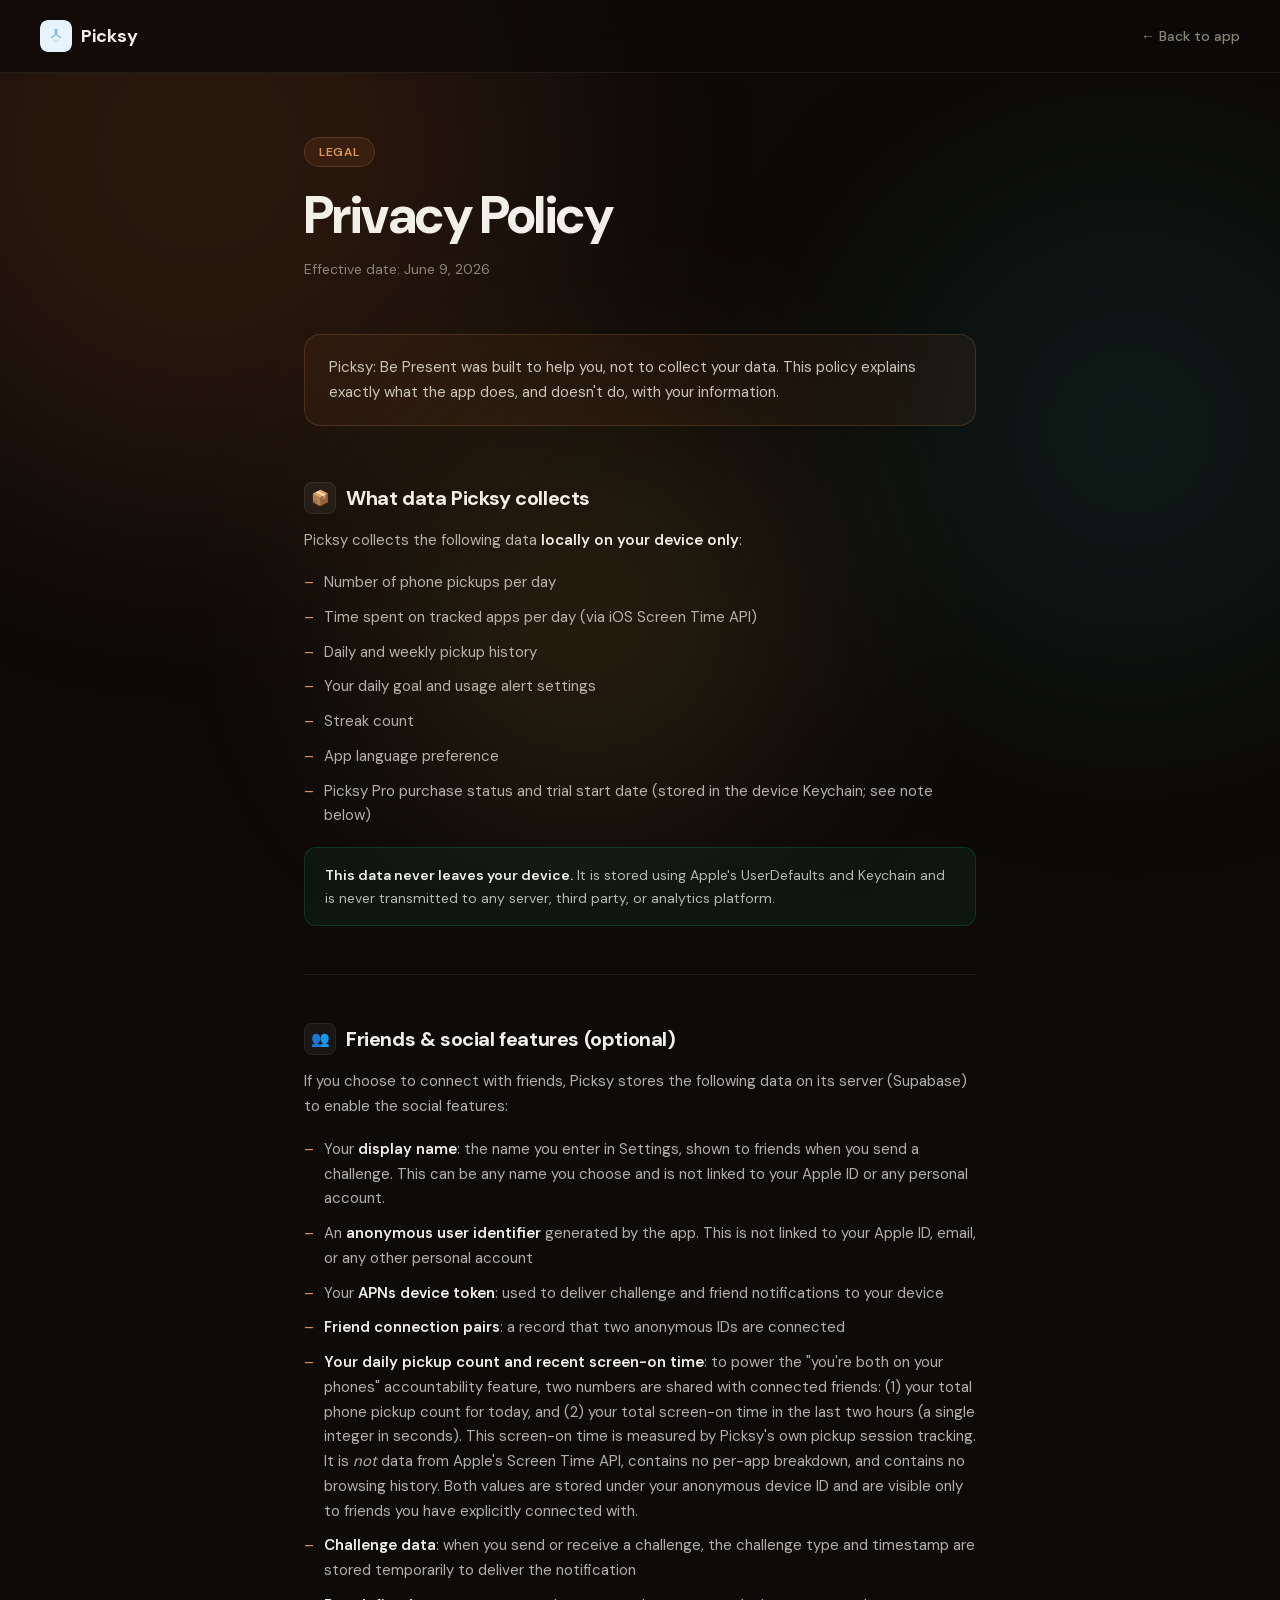
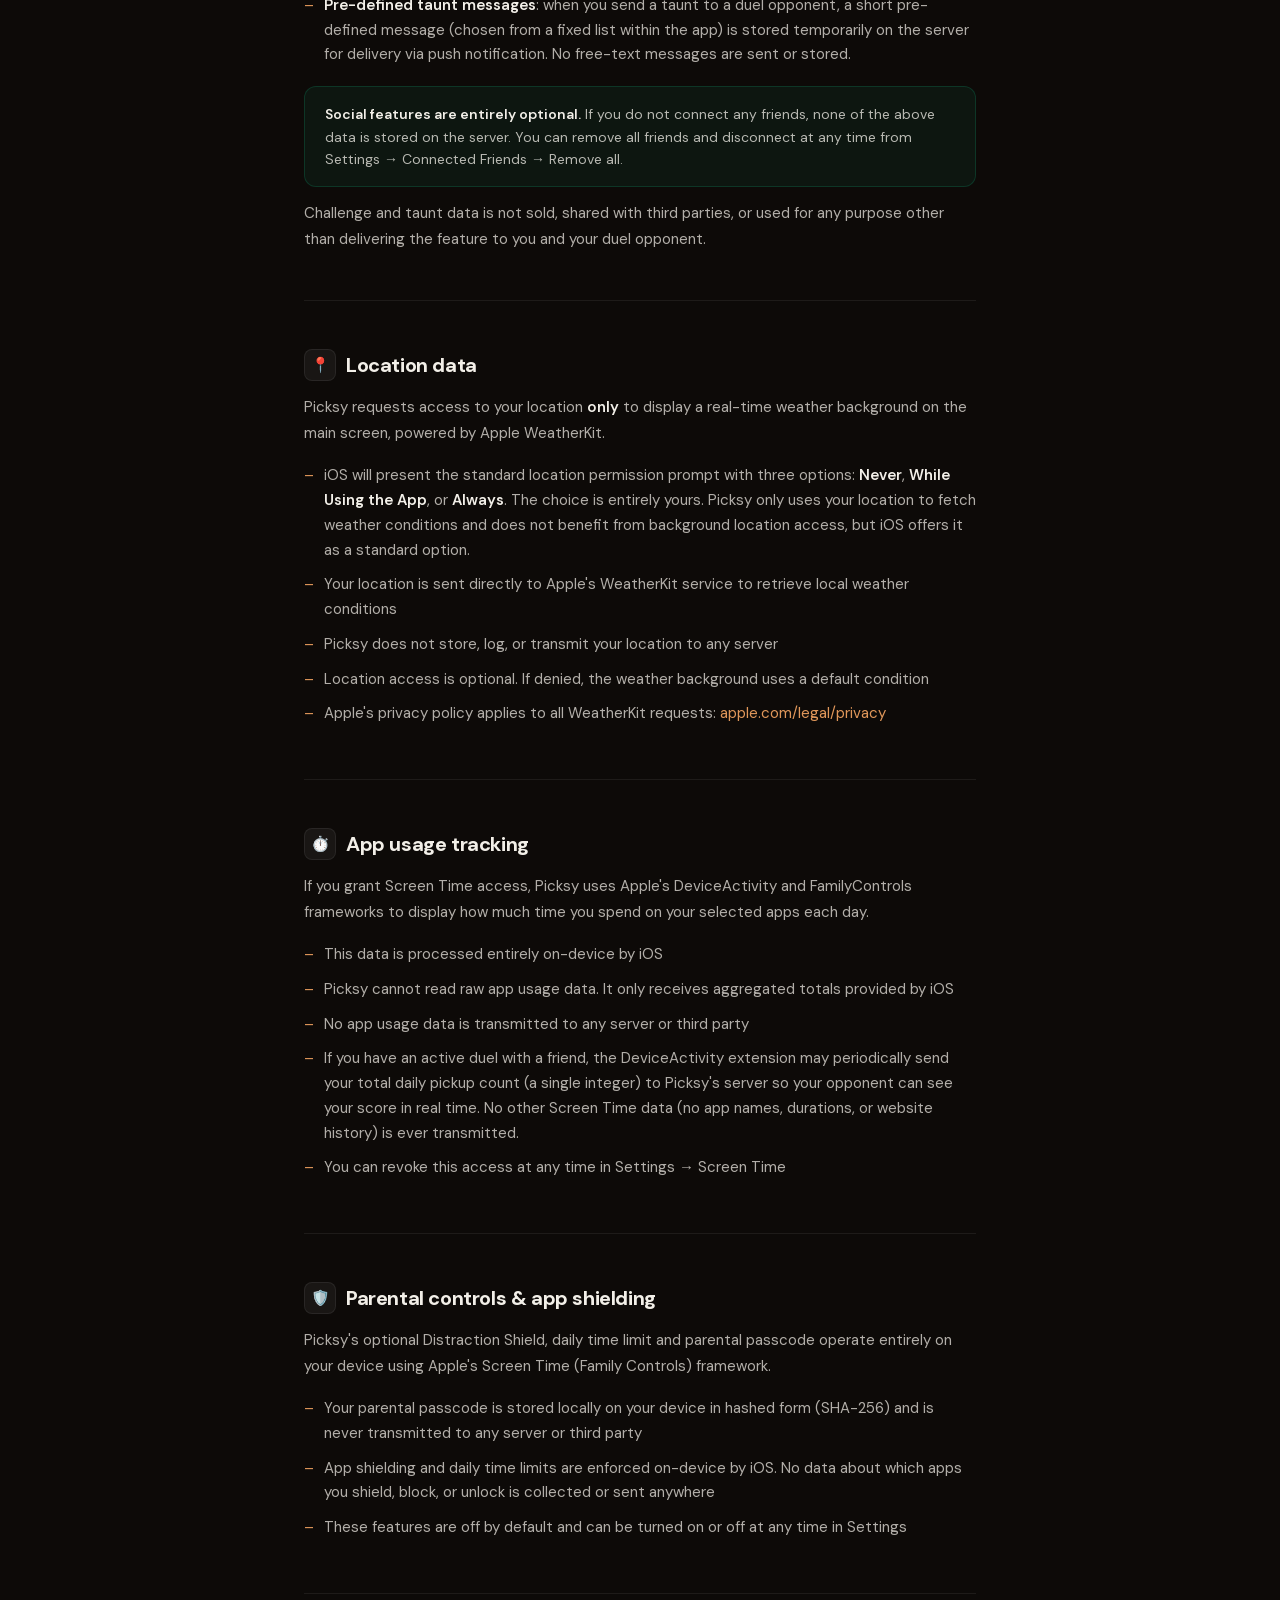
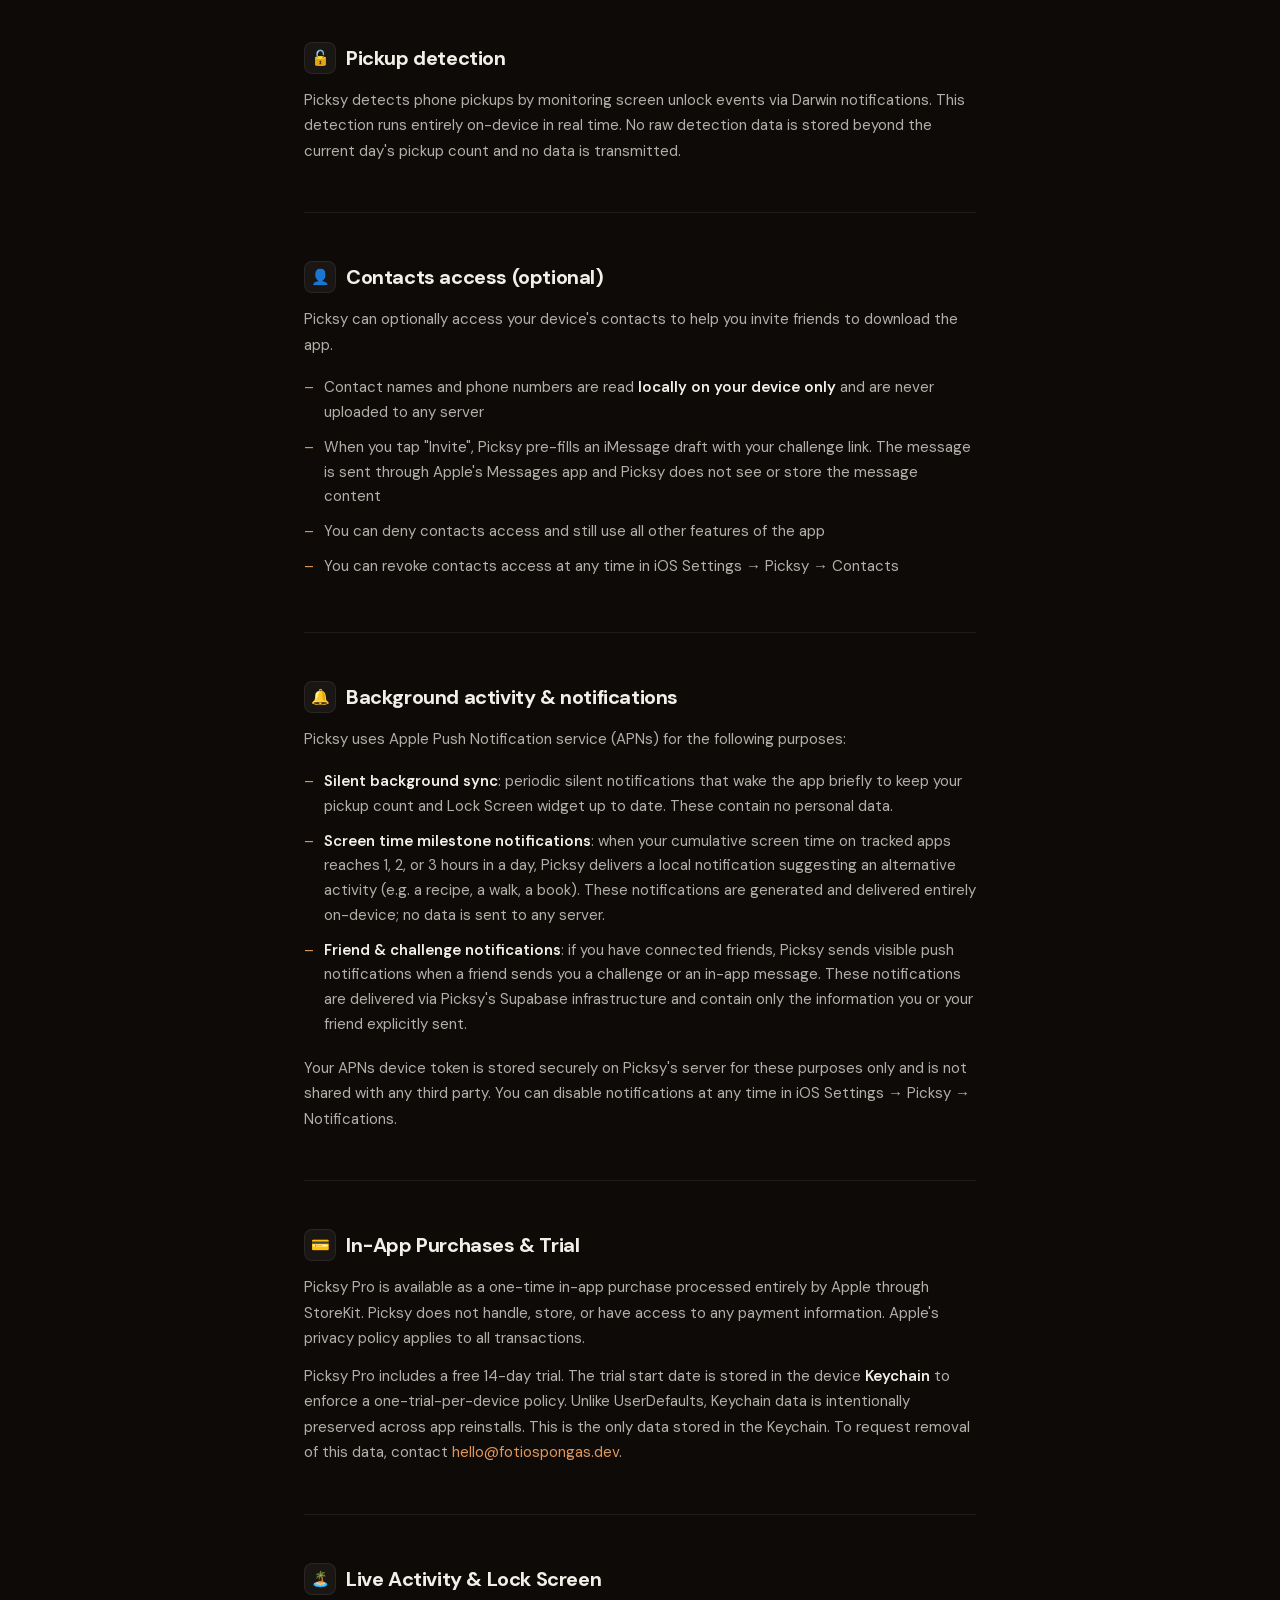
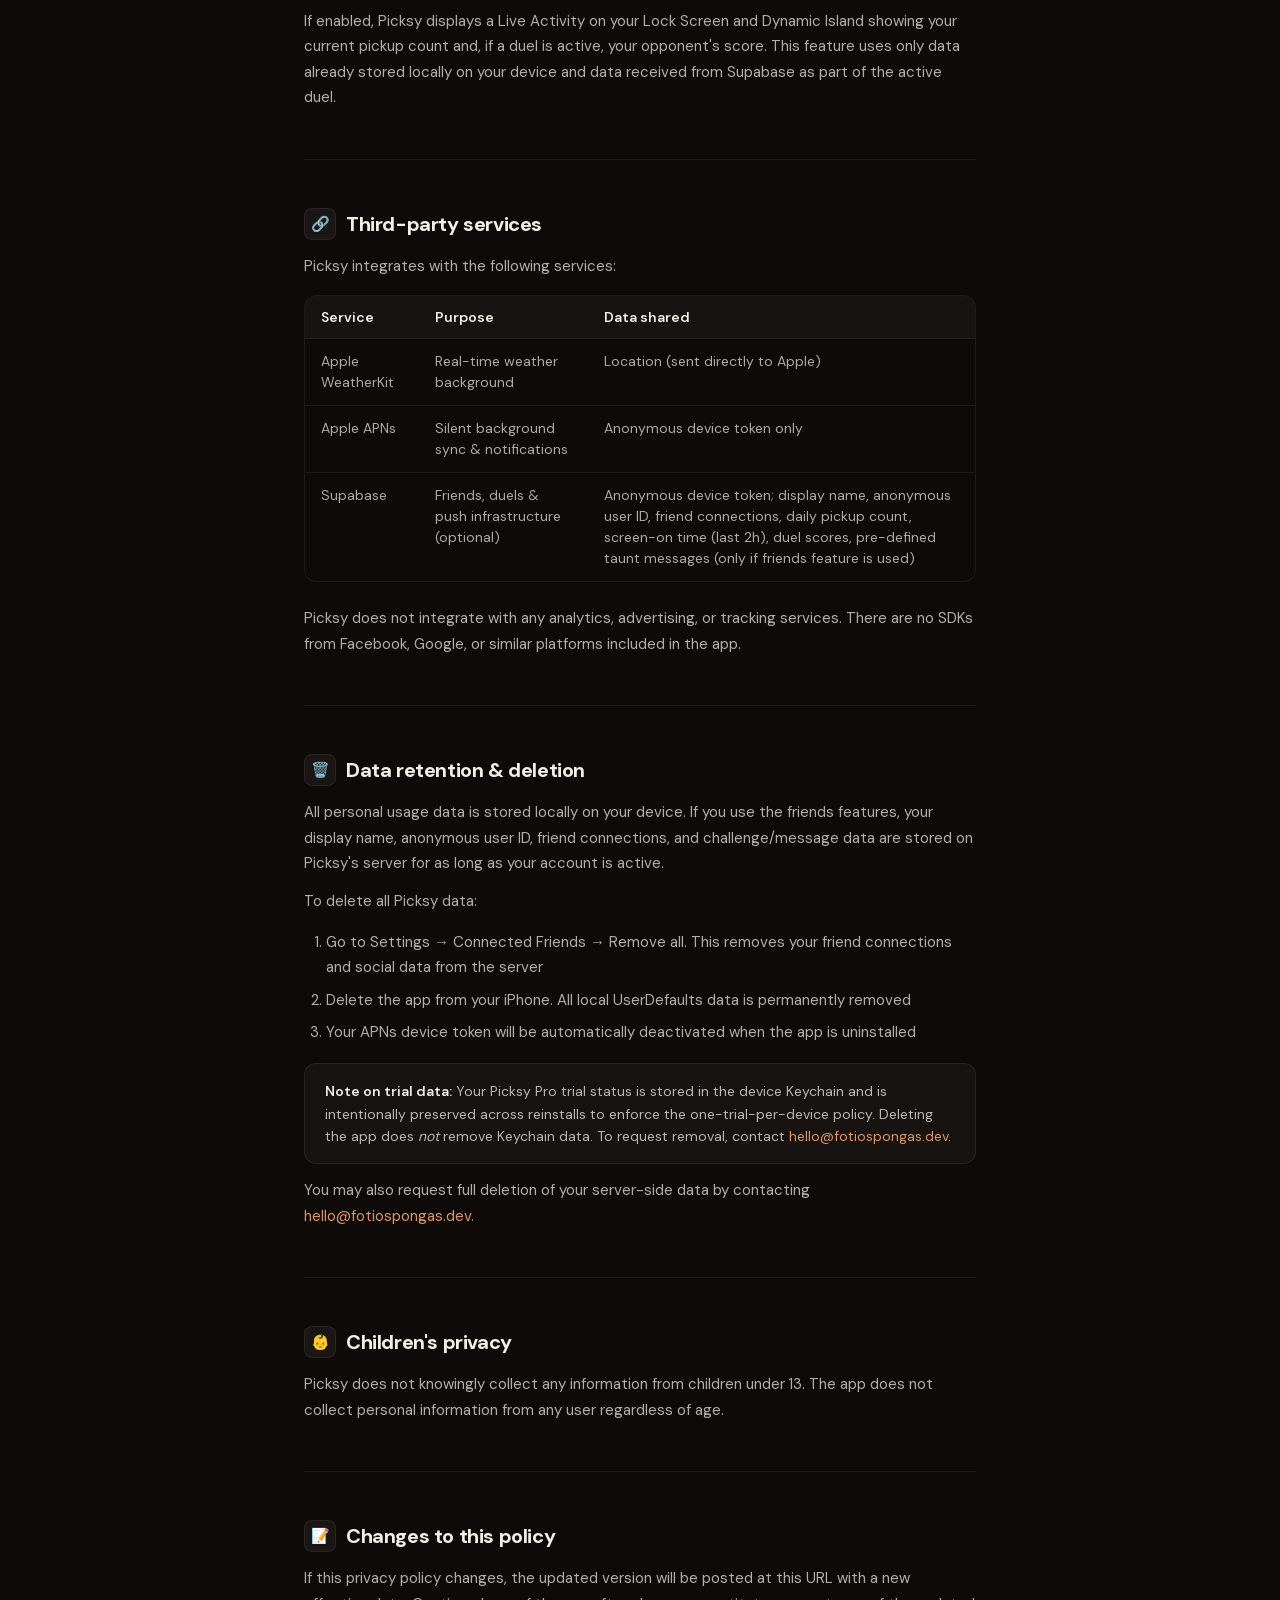
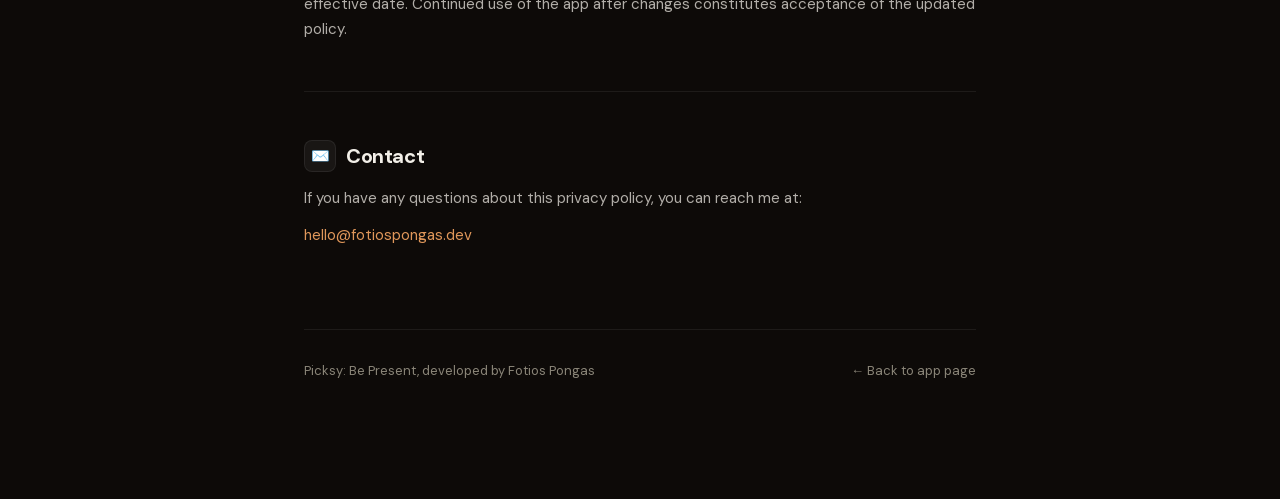
<file: privacy-policy/index.html>
<!DOCTYPE html>
<html lang="en">
<head>
  <meta charset="UTF-8">
  <meta name="viewport" content="width=device-width, initial-scale=1.0">
  <title>Privacy Policy | Picksy: Be Present</title>
  <meta name="description" content="Picksy privacy policy: what data the app collects and how it's used.">
  <link rel="icon" href="/picksy-icon.png">
  <link href="/fonts/fonts.css" rel="stylesheet">

  <style>
    *, *::before, *::after { margin: 0; padding: 0; box-sizing: border-box; }

    :root {
      --copper:       #c1652f;
      --copper-light: #e0975a;
      --teal:     #14746e;
      --dark:       #0d0a08;
      --dark2:      #1a1512;
      --dark3:      #241d16;
      --text:       #f2efe8;
      --muted:      #8a8578;
      --border:     rgba(255,255,255,0.07);
    }

    html { scroll-behavior: smooth; }

    body {
      font-family: 'DM Sans', -apple-system, sans-serif;
      background: var(--dark);
      color: var(--text);
      overflow-x: hidden;
    }

    /* ── AURORA ─────────────────────────────────────────────── */
    .aurora {
      position: fixed;
      inset: 0;
      pointer-events: none;
      z-index: 0;
      overflow: hidden;
    }

    .aurora-blob {
      position: absolute;
      border-radius: 50%;
      filter: blur(120px);
      opacity: 0.15;
      animation: drift linear infinite;
    }

    .aurora-blob:nth-child(1) {
      width: 700px; height: 700px;
      background: var(--copper);
      top: -200px; left: -150px;
      animation-duration: 28s;
    }

    .aurora-blob:nth-child(2) {
      width: 500px; height: 500px;
      background: var(--teal);
      top: 20%; right: -100px;
      animation-duration: 22s;
      animation-delay: -8s;
    }

    .aurora-blob:nth-child(3) {
      width: 400px; height: 400px;
      background: #d9a441;
      bottom: 10%; left: 30%;
      animation-duration: 35s;
      animation-delay: -15s;
    }

    @keyframes drift {
      0%   { transform: translate(0, 0) scale(1); }
      33%  { transform: translate(40px, -30px) scale(1.05); }
      66%  { transform: translate(-20px, 50px) scale(0.95); }
      100% { transform: translate(0, 0) scale(1); }
    }

    /* ── NAV ─────────────────────────────────────────────────── */
    nav {
      display: flex;
      align-items: center;
      justify-content: space-between;
      padding: 20px 40px;
      border-bottom: 1px solid var(--border);
      position: sticky;
      top: 0;
      background: rgba(13,10,8,0.75);
      backdrop-filter: blur(20px);
      -webkit-backdrop-filter: blur(20px);
      z-index: 100;
    }

    .nav-logo {
      font-size: 18px;
      font-weight: 700;
      color: var(--text);
      text-decoration: none;
      display: flex;
      align-items: center;
      gap: 9px;
    }

    .nav-logo-icon {
      width: 32px; height: 32px;
      border-radius: 8px;
      object-fit: cover;
      flex-shrink: 0;
    }

    .nav-back {
      color: var(--muted);
      text-decoration: none;
      font-size: 14px;
      font-weight: 500;
      display: flex;
      align-items: center;
      gap: 6px;
      transition: color 0.2s;
    }

    .nav-back:hover { color: var(--text); }

    /* ── PAGE ────────────────────────────────────────────────── */
    .page {
      position: relative;
      z-index: 1;
      max-width: 720px;
      margin: 0 auto;
      padding: 64px 24px 120px;
    }

    /* ── HEADER ─────────────────────────────────────────────── */
    .doc-header {
      margin-bottom: 56px;
    }

    .doc-badge {
      display: inline-flex;
      align-items: center;
      gap: 8px;
      padding: 6px 14px;
      background: rgba(193,101,47,0.12);
      border: 1px solid rgba(224,151,90,0.2);
      border-radius: 100px;
      font-size: 12px;
      font-weight: 600;
      color: var(--copper-light);
      letter-spacing: 0.06em;
      text-transform: uppercase;
      margin-bottom: 20px;
    }

    .doc-title {
      font-size: clamp(36px, 6vw, 52px);
      font-weight: 800;
      letter-spacing: -0.03em;
      line-height: 1.1;
      margin-bottom: 16px;
    }

    .doc-date {
      font-size: 14px;
      color: var(--muted);
    }

    /* ── INTRO CALLOUT ──────────────────────────────────────── */
    .intro-callout {
      background: rgba(193,101,47,0.08);
      border: 1px solid rgba(224,151,90,0.18);
      border-radius: 16px;
      padding: 20px 24px;
      margin-bottom: 56px;
      font-size: 15px;
      color: rgba(242,239,232,0.8);
      line-height: 1.65;
    }

    /* ── SECTIONS ───────────────────────────────────────────── */
    .section {
      margin-bottom: 48px;
    }

    h2 {
      font-size: 20px;
      font-weight: 700;
      color: var(--text);
      letter-spacing: -0.02em;
      margin-bottom: 14px;
      display: flex;
      align-items: center;
      gap: 10px;
    }

    h2 .icon {
      width: 32px; height: 32px;
      background: rgba(255,255,255,0.05);
      border: 1px solid var(--border);
      border-radius: 8px;
      display: flex;
      align-items: center;
      justify-content: center;
      font-size: 15px;
      flex-shrink: 0;
    }

    p {
      font-size: 15px;
      color: rgba(242,239,232,0.72);
      line-height: 1.7;
      margin-bottom: 12px;
    }

    ul {
      list-style: none;
      margin: 10px 0 14px;
    }

    ul li {
      font-size: 15px;
      color: rgba(242,239,232,0.72);
      line-height: 1.65;
      padding: 5px 0 5px 20px;
      position: relative;
    }

    ul li::before {
      content: "–";
      position: absolute;
      left: 0;
      color: var(--copper-light);
    }

    ol {
      margin: 10px 0 14px;
      padding-left: 22px;
    }

    ol li {
      font-size: 15px;
      color: rgba(242,239,232,0.72);
      line-height: 1.65;
      padding: 4px 0;
    }

    strong {
      color: var(--text);
      font-weight: 600;
    }

    a {
      color: var(--copper-light);
      text-decoration: none;
    }

    a:hover { text-decoration: underline; }

    /* ── HIGHLIGHT BOX ──────────────────────────────────────── */
    .highlight {
      background: rgba(255,255,255,0.04);
      border: 1px solid var(--border);
      border-radius: 12px;
      padding: 16px 20px;
      margin: 14px 0;
      font-size: 14px;
      color: rgba(242,239,232,0.75);
      line-height: 1.6;
    }

    .highlight.green {
      background: rgba(16,185,129,0.07);
      border-color: rgba(16,185,129,0.2);
    }

    /* ── DIVIDER ────────────────────────────────────────────── */
    .divider {
      border: none;
      border-top: 1px solid var(--border);
      margin: 48px 0;
    }

    /* ── TABLE ──────────────────────────────────────────────── */
    .table-wrap {
      overflow-x: auto;
      margin: 16px 0 24px;
      border-radius: 12px;
      border: 1px solid var(--border);
    }

    table {
      width: 100%;
      border-collapse: collapse;
      font-size: 14px;
    }

    th {
      text-align: left;
      padding: 12px 16px;
      background: rgba(255,255,255,0.04);
      color: var(--text);
      font-weight: 600;
      border-bottom: 1px solid var(--border);
    }

    td {
      padding: 12px 16px;
      color: rgba(242,239,232,0.7);
      border-bottom: 1px solid var(--border);
      vertical-align: top;
      line-height: 1.5;
    }

    tr:last-child td { border-bottom: none; }

    /* ── FOOTER ─────────────────────────────────────────────── */
    footer {
      margin-top: 80px;
      padding-top: 32px;
      border-top: 1px solid var(--border);
      font-size: 13px;
      color: var(--muted);
      display: flex;
      align-items: center;
      justify-content: space-between;
      flex-wrap: wrap;
      gap: 12px;
    }

    footer a { color: var(--muted); }
    footer a:hover { color: var(--text); text-decoration: none; }
  </style>
</head>
<body>

  <!-- Aurora background -->
  <div class="aurora">
    <div class="aurora-blob"></div>
    <div class="aurora-blob"></div>
    <div class="aurora-blob"></div>
  </div>

  <!-- Nav -->
  <nav>
    <a href="/" class="nav-logo">
      <img class="nav-logo-icon" src="/picksy-icon.png" alt="Picksy app icon">
      Picksy
    </a>
    <a href="/" class="nav-back">← Back to app</a>
  </nav>

  <!-- Content -->
  <div class="page">

    <div class="doc-header">
      <div class="doc-badge">Legal</div>
      <h1 class="doc-title">Privacy Policy</h1>
      <div class="doc-date">Effective date: June 9, 2026</div>
    </div>

    <div class="intro-callout">
      Picksy: Be Present was built to help you, not to collect your data. This policy explains exactly what the app does, and doesn't do, with your information.
    </div>

    <!-- What data -->
    <div class="section">
      <h2><span class="icon">📦</span> What data Picksy collects</h2>
      <p>Picksy collects the following data <strong>locally on your device only</strong>:</p>
      <ul>
        <li>Number of phone pickups per day</li>
        <li>Time spent on tracked apps per day (via iOS Screen Time API)</li>
        <li>Daily and weekly pickup history</li>
        <li>Your daily goal and usage alert settings</li>
        <li>Streak count</li>
        <li>App language preference</li>
        <li>Picksy Pro purchase status and trial start date (stored in the device Keychain; see note below)</li>
      </ul>
      <div class="highlight green">
        <strong>This data never leaves your device.</strong> It is stored using Apple's UserDefaults and Keychain and is never transmitted to any server, third party, or analytics platform.
      </div>
    </div>

    <hr class="divider">

    <!-- Friends -->
    <div class="section">
      <h2><span class="icon">👥</span> Friends &amp; social features (optional)</h2>
      <p>If you choose to connect with friends, Picksy stores the following data on its server (Supabase) to enable the social features:</p>
      <ul>
        <li>Your <strong>display name</strong>: the name you enter in Settings, shown to friends when you send a challenge. This can be any name you choose and is not linked to your Apple ID or any personal account.</li>
        <li>An <strong>anonymous user identifier</strong> generated by the app. This is not linked to your Apple ID, email, or any other personal account</li>
        <li>Your <strong>APNs device token</strong>: used to deliver challenge and friend notifications to your device</li>
        <li><strong>Friend connection pairs</strong>: a record that two anonymous IDs are connected</li>
        <li><strong>Your daily pickup count and recent screen-on time</strong>: to power the "you're both on your phones" accountability feature, two numbers are shared with connected friends: (1) your total phone pickup count for today, and (2) your total screen-on time in the last two hours (a single integer in seconds). This screen-on time is measured by Picksy's own pickup session tracking. It is <em>not</em> data from Apple's Screen Time API, contains no per-app breakdown, and contains no browsing history. Both values are stored under your anonymous device ID and are visible only to friends you have explicitly connected with.</li>
        <li><strong>Challenge data</strong>: when you send or receive a challenge, the challenge type and timestamp are stored temporarily to deliver the notification</li>
        <li><strong>Pre-defined taunt messages</strong>: when you send a taunt to a duel opponent, a short pre-defined message (chosen from a fixed list within the app) is stored temporarily on the server for delivery via push notification. No free-text messages are sent or stored.</li>
      </ul>
      <div class="highlight green">
        <strong>Social features are entirely optional.</strong> If you do not connect any friends, none of the above data is stored on the server. You can remove all friends and disconnect at any time from Settings → Connected Friends → Remove all.
      </div>
      <p>Challenge and taunt data is not sold, shared with third parties, or used for any purpose other than delivering the feature to you and your duel opponent.</p>
    </div>

    <hr class="divider">

    <!-- Location -->
    <div class="section">
      <h2><span class="icon">📍</span> Location data</h2>
      <p>Picksy requests access to your location <strong>only</strong> to display a real-time weather background on the main screen, powered by Apple WeatherKit.</p>
      <ul>
        <li>iOS will present the standard location permission prompt with three options: <strong>Never</strong>, <strong>While Using the App</strong>, or <strong>Always</strong>. The choice is entirely yours. Picksy only uses your location to fetch weather conditions and does not benefit from background location access, but iOS offers it as a standard option.</li>
        <li>Your location is sent directly to Apple's WeatherKit service to retrieve local weather conditions</li>
        <li>Picksy does not store, log, or transmit your location to any server</li>
        <li>Location access is optional. If denied, the weather background uses a default condition</li>
        <li>Apple's privacy policy applies to all WeatherKit requests: <a href="https://www.apple.com/legal/privacy/" target="_blank" rel="noopener noreferrer">apple.com/legal/privacy</a></li>
      </ul>
    </div>

    <hr class="divider">

    <!-- Screen Time -->
    <div class="section">
      <h2><span class="icon">⏱️</span> App usage tracking</h2>
      <p>If you grant Screen Time access, Picksy uses Apple's DeviceActivity and FamilyControls frameworks to display how much time you spend on your selected apps each day.</p>
      <ul>
        <li>This data is processed entirely on-device by iOS</li>
        <li>Picksy cannot read raw app usage data. It only receives aggregated totals provided by iOS</li>
        <li>No app usage data is transmitted to any server or third party</li>
        <li>If you have an active duel with a friend, the DeviceActivity extension may periodically send your total daily pickup count (a single integer) to Picksy's server so your opponent can see your score in real time. No other Screen Time data (no app names, durations, or website history) is ever transmitted.</li>
        <li>You can revoke this access at any time in Settings → Screen Time</li>
      </ul>
    </div>

    <hr class="divider">

    <!-- Parental controls & app shielding -->
    <div class="section">
      <h2><span class="icon">🛡️</span> Parental controls &amp; app shielding</h2>
      <p>Picksy's optional Distraction Shield, daily time limit and parental passcode operate entirely on your device using Apple's Screen Time (Family Controls) framework.</p>
      <ul>
        <li>Your parental passcode is stored locally on your device in hashed form (SHA-256) and is never transmitted to any server or third party</li>
        <li>App shielding and daily time limits are enforced on-device by iOS. No data about which apps you shield, block, or unlock is collected or sent anywhere</li>
        <li>These features are off by default and can be turned on or off at any time in Settings</li>
      </ul>
    </div>

    <hr class="divider">

    <!-- Pickup detection -->
    <div class="section">
      <h2><span class="icon">🔓</span> Pickup detection</h2>
      <p>Picksy detects phone pickups by monitoring screen unlock events via Darwin notifications. This detection runs entirely on-device in real time. No raw detection data is stored beyond the current day's pickup count and no data is transmitted.</p>
    </div>

    <hr class="divider">

    <!-- Contacts -->
    <div class="section">
      <h2><span class="icon">👤</span> Contacts access (optional)</h2>
      <p>Picksy can optionally access your device's contacts to help you invite friends to download the app.</p>
      <ul>
        <li>Contact names and phone numbers are read <strong>locally on your device only</strong> and are never uploaded to any server</li>
        <li>When you tap "Invite", Picksy pre-fills an iMessage draft with your challenge link. The message is sent through Apple's Messages app and Picksy does not see or store the message content</li>
        <li>You can deny contacts access and still use all other features of the app</li>
        <li>You can revoke contacts access at any time in iOS Settings → Picksy → Contacts</li>
      </ul>
    </div>

    <hr class="divider">

    <!-- Background -->
    <div class="section">
      <h2><span class="icon">🔔</span> Background activity &amp; notifications</h2>
      <p>Picksy uses Apple Push Notification service (APNs) for the following purposes:</p>
      <ul>
        <li><strong>Silent background sync</strong>: periodic silent notifications that wake the app briefly to keep your pickup count and Lock Screen widget up to date. These contain no personal data.</li>
        <li><strong>Screen time milestone notifications</strong>: when your cumulative screen time on tracked apps reaches 1, 2, or 3 hours in a day, Picksy delivers a local notification suggesting an alternative activity (e.g. a recipe, a walk, a book). These notifications are generated and delivered entirely on-device; no data is sent to any server.</li>
        <li><strong>Friend &amp; challenge notifications</strong>: if you have connected friends, Picksy sends visible push notifications when a friend sends you a challenge or an in-app message. These notifications are delivered via Picksy's Supabase infrastructure and contain only the information you or your friend explicitly sent.</li>
      </ul>
      <p>Your APNs device token is stored securely on Picksy's server for these purposes only and is not shared with any third party. You can disable notifications at any time in iOS Settings → Picksy → Notifications.</p>
    </div>

    <hr class="divider">

    <!-- IAP -->
    <div class="section">
      <h2><span class="icon">💳</span> In-App Purchases &amp; Trial</h2>
      <p>Picksy Pro is available as a one-time in-app purchase processed entirely by Apple through StoreKit. Picksy does not handle, store, or have access to any payment information. Apple's privacy policy applies to all transactions.</p>
      <p>Picksy Pro includes a free 14-day trial. The trial start date is stored in the device <strong>Keychain</strong> to enforce a one-trial-per-device policy. Unlike UserDefaults, Keychain data is intentionally preserved across app reinstalls. This is the only data stored in the Keychain. To request removal of this data, contact <a href="mailto:hello@fotiospongas.dev">hello@fotiospongas.dev</a>.</p>
    </div>

    <hr class="divider">

    <!-- Live Activity -->
    <div class="section">
      <h2><span class="icon">🏝️</span> Live Activity &amp; Lock Screen</h2>
      <p>If enabled, Picksy displays a Live Activity on your Lock Screen and Dynamic Island showing your current pickup count and, if a duel is active, your opponent's score. This feature uses only data already stored locally on your device and data received from Supabase as part of the active duel.</p>
    </div>

    <hr class="divider">

    <!-- Third-party -->
    <div class="section">
      <h2><span class="icon">🔗</span> Third-party services</h2>
      <p>Picksy integrates with the following services:</p>
      <div class="table-wrap">
        <table>
          <thead>
            <tr>
              <th>Service</th>
              <th>Purpose</th>
              <th>Data shared</th>
            </tr>
          </thead>
          <tbody>
            <tr>
              <td>Apple WeatherKit</td>
              <td>Real-time weather background</td>
              <td>Location (sent directly to Apple)</td>
            </tr>
            <tr>
              <td>Apple APNs</td>
              <td>Silent background sync &amp; notifications</td>
              <td>Anonymous device token only</td>
            </tr>
            <tr>
              <td>Supabase</td>
              <td>Friends, duels &amp; push infrastructure (optional)</td>
              <td>Anonymous device token; display name, anonymous user ID, friend connections, daily pickup count, screen-on time (last 2h), duel scores, pre-defined taunt messages (only if friends feature is used)</td>
            </tr>
          </tbody>
        </table>
      </div>
      <p>Picksy does not integrate with any analytics, advertising, or tracking services. There are no SDKs from Facebook, Google, or similar platforms included in the app.</p>
    </div>

    <hr class="divider">

    <!-- Data retention -->
    <div class="section">
      <h2><span class="icon">🗑️</span> Data retention &amp; deletion</h2>
      <p>All personal usage data is stored locally on your device. If you use the friends features, your display name, anonymous user ID, friend connections, and challenge/message data are stored on Picksy's server for as long as your account is active.</p>
      <p>To delete all Picksy data:</p>
      <ol>
        <li>Go to Settings → Connected Friends → Remove all. This removes your friend connections and social data from the server</li>
        <li>Delete the app from your iPhone. All local UserDefaults data is permanently removed</li>
        <li>Your APNs device token will be automatically deactivated when the app is uninstalled</li>
      </ol>
      <div class="highlight">
        <strong>Note on trial data:</strong> Your Picksy Pro trial status is stored in the device Keychain and is intentionally preserved across reinstalls to enforce the one-trial-per-device policy. Deleting the app does <em>not</em> remove Keychain data. To request removal, contact <a href="mailto:hello@fotiospongas.dev">hello@fotiospongas.dev</a>.
      </div>
      <p>You may also request full deletion of your server-side data by contacting <a href="mailto:hello@fotiospongas.dev">hello@fotiospongas.dev</a>.</p>
    </div>

    <hr class="divider">

    <!-- Children -->
    <div class="section">
      <h2><span class="icon">👶</span> Children's privacy</h2>
      <p>Picksy does not knowingly collect any information from children under 13. The app does not collect personal information from any user regardless of age.</p>
    </div>

    <hr class="divider">

    <!-- Changes -->
    <div class="section">
      <h2><span class="icon">📝</span> Changes to this policy</h2>
      <p>If this privacy policy changes, the updated version will be posted at this URL with a new effective date. Continued use of the app after changes constitutes acceptance of the updated policy.</p>
    </div>

    <hr class="divider">

    <!-- Contact -->
    <div class="section">
      <h2><span class="icon">✉️</span> Contact</h2>
      <p>If you have any questions about this privacy policy, you can reach me at:</p>
      <p><a href="mailto:hello@fotiospongas.dev">hello@fotiospongas.dev</a></p>
    </div>

    <footer>
      <span>Picksy: Be Present, developed by <a href="https://fotiospongas.dev">Fotios Pongas</a></span>
      <a href="/">← Back to app page</a>
    </footer>

  </div>

</body>
</html>
</file>
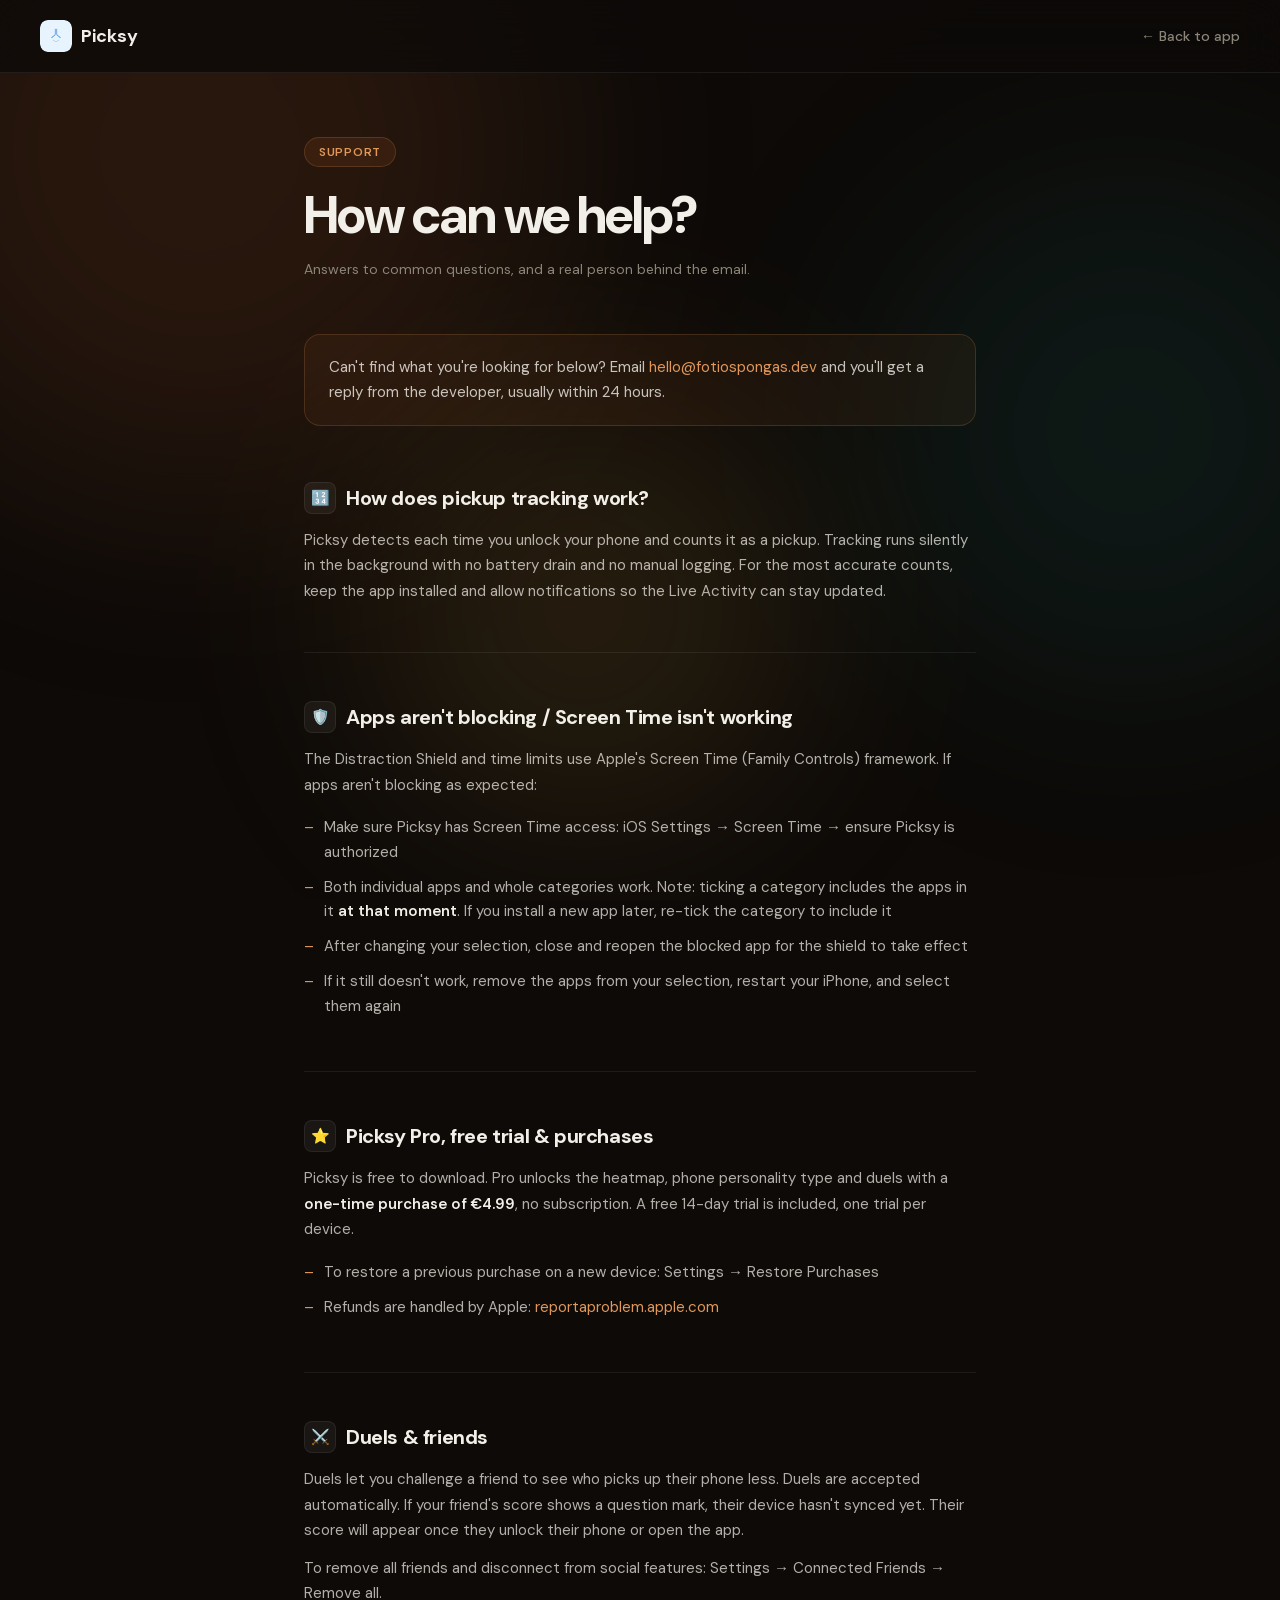
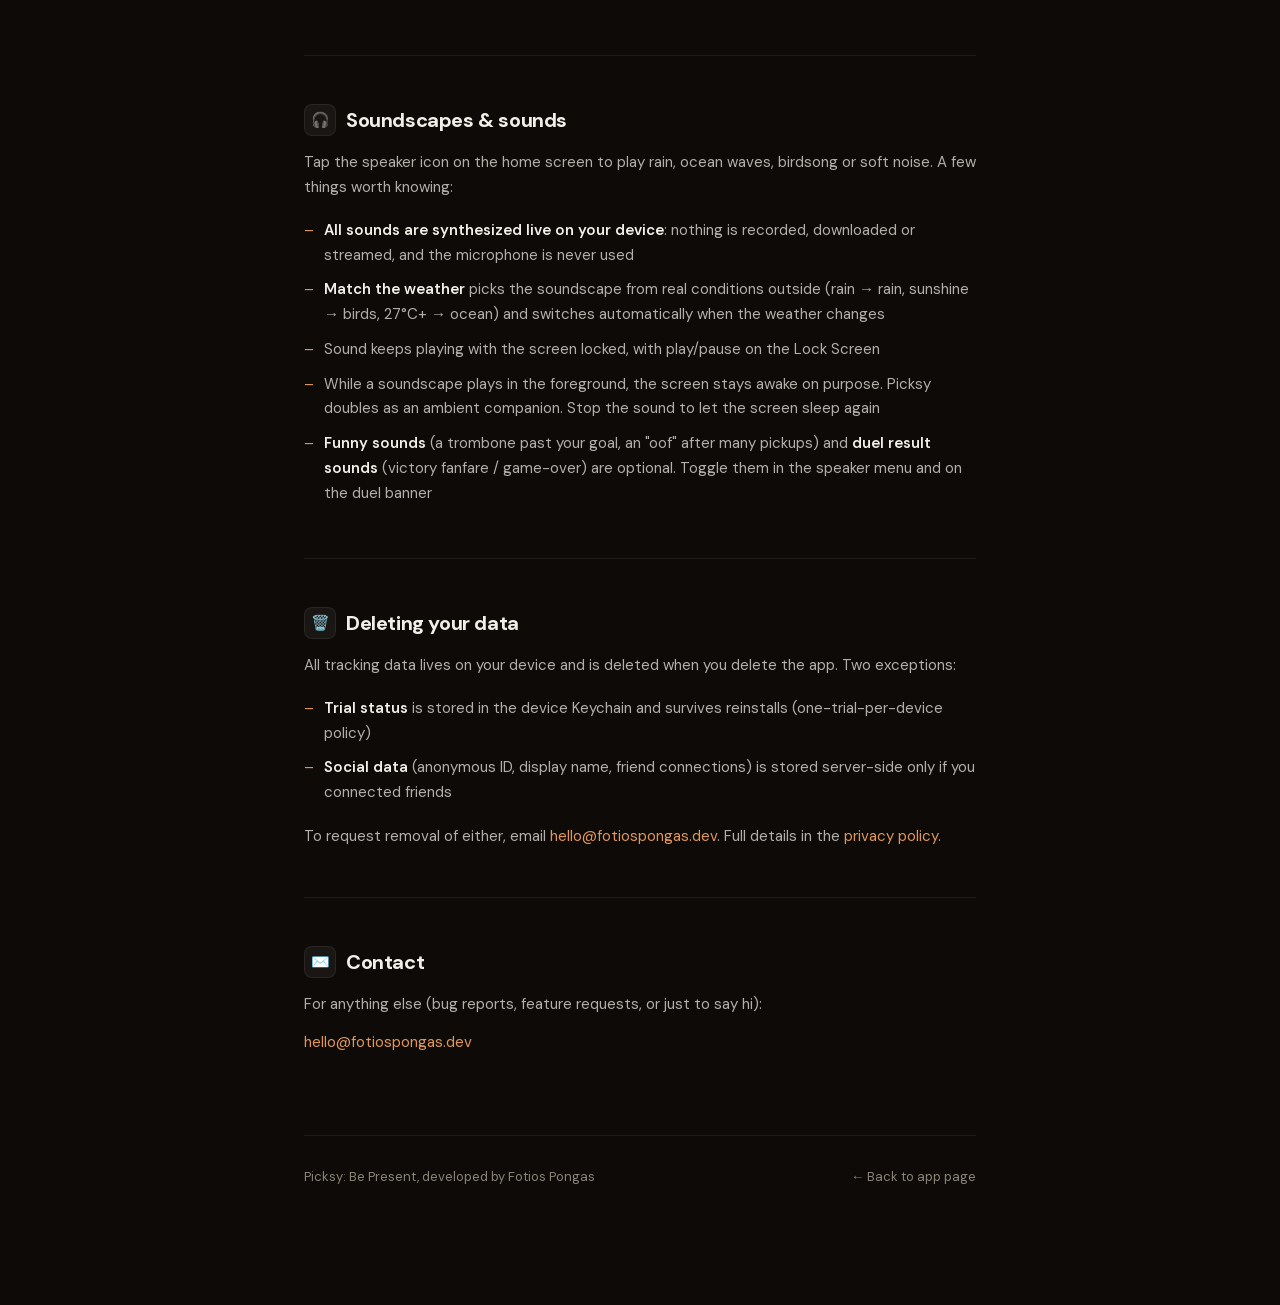
<file: support/index.html>
<!DOCTYPE html>
<html lang="en">
<head>
  <meta charset="UTF-8">
  <meta name="viewport" content="width=device-width, initial-scale=1.0">
  <title>Support | Picksy: Be Present</title>
  <meta name="description" content="Picksy support: FAQ and contact for help with the app.">
  <link rel="icon" href="/picksy-icon.png">
  <link href="/fonts/fonts.css" rel="stylesheet">

  <style>
    *, *::before, *::after { margin: 0; padding: 0; box-sizing: border-box; }

    :root {
      --copper:       #c1652f;
      --copper-light: #e0975a;
      --teal:     #14746e;
      --dark:       #0d0a08;
      --dark2:      #1a1512;
      --dark3:      #241d16;
      --text:       #f2efe8;
      --muted:      #8a8578;
      --border:     rgba(255,255,255,0.07);
    }

    html { scroll-behavior: smooth; }

    body {
      font-family: 'DM Sans', -apple-system, sans-serif;
      background: var(--dark);
      color: var(--text);
      overflow-x: hidden;
    }

    /* ── AURORA ─────────────────────────────────────────────── */
    .aurora {
      position: fixed;
      inset: 0;
      pointer-events: none;
      z-index: 0;
      overflow: hidden;
    }

    .aurora-blob {
      position: absolute;
      border-radius: 50%;
      filter: blur(120px);
      opacity: 0.15;
      animation: drift linear infinite;
    }

    .aurora-blob:nth-child(1) {
      width: 700px; height: 700px;
      background: var(--copper);
      top: -200px; left: -150px;
      animation-duration: 28s;
    }

    .aurora-blob:nth-child(2) {
      width: 500px; height: 500px;
      background: var(--teal);
      top: 20%; right: -100px;
      animation-duration: 22s;
      animation-delay: -8s;
    }

    .aurora-blob:nth-child(3) {
      width: 400px; height: 400px;
      background: #d9a441;
      bottom: 10%; left: 30%;
      animation-duration: 35s;
      animation-delay: -15s;
    }

    @keyframes drift {
      0%   { transform: translate(0, 0) scale(1); }
      33%  { transform: translate(40px, -30px) scale(1.05); }
      66%  { transform: translate(-20px, 50px) scale(0.95); }
      100% { transform: translate(0, 0) scale(1); }
    }

    /* ── NAV ─────────────────────────────────────────────────── */
    nav {
      display: flex;
      align-items: center;
      justify-content: space-between;
      padding: 20px 40px;
      border-bottom: 1px solid var(--border);
      position: sticky;
      top: 0;
      background: rgba(13,10,8,0.75);
      backdrop-filter: blur(20px);
      -webkit-backdrop-filter: blur(20px);
      z-index: 100;
    }

    .nav-logo {
      font-size: 18px;
      font-weight: 700;
      color: var(--text);
      text-decoration: none;
      display: flex;
      align-items: center;
      gap: 9px;
    }

    .nav-logo-icon {
      width: 32px; height: 32px;
      border-radius: 8px;
      object-fit: cover;
      flex-shrink: 0;
    }

    .nav-back {
      color: var(--muted);
      text-decoration: none;
      font-size: 14px;
      font-weight: 500;
      display: flex;
      align-items: center;
      gap: 6px;
      transition: color 0.2s;
    }

    .nav-back:hover { color: var(--text); }

    /* ── PAGE ────────────────────────────────────────────────── */
    .page {
      position: relative;
      z-index: 1;
      max-width: 720px;
      margin: 0 auto;
      padding: 64px 24px 120px;
    }

    /* ── HEADER ─────────────────────────────────────────────── */
    .doc-header {
      margin-bottom: 56px;
    }

    .doc-badge {
      display: inline-flex;
      align-items: center;
      gap: 8px;
      padding: 6px 14px;
      background: rgba(193,101,47,0.12);
      border: 1px solid rgba(224,151,90,0.2);
      border-radius: 100px;
      font-size: 12px;
      font-weight: 600;
      color: var(--copper-light);
      letter-spacing: 0.06em;
      text-transform: uppercase;
      margin-bottom: 20px;
    }

    .doc-title {
      font-size: clamp(36px, 6vw, 52px);
      font-weight: 800;
      letter-spacing: -0.03em;
      line-height: 1.1;
      margin-bottom: 16px;
    }

    .doc-date {
      font-size: 14px;
      color: var(--muted);
    }

    /* ── INTRO CALLOUT ──────────────────────────────────────── */
    .intro-callout {
      background: rgba(193,101,47,0.08);
      border: 1px solid rgba(224,151,90,0.18);
      border-radius: 16px;
      padding: 20px 24px;
      margin-bottom: 56px;
      font-size: 15px;
      color: rgba(242,239,232,0.8);
      line-height: 1.65;
    }

    /* ── SECTIONS ───────────────────────────────────────────── */
    .section {
      margin-bottom: 48px;
    }

    h2 {
      font-size: 20px;
      font-weight: 700;
      color: var(--text);
      letter-spacing: -0.02em;
      margin-bottom: 14px;
      display: flex;
      align-items: center;
      gap: 10px;
    }

    h2 .icon {
      width: 32px; height: 32px;
      background: rgba(255,255,255,0.05);
      border: 1px solid var(--border);
      border-radius: 8px;
      display: flex;
      align-items: center;
      justify-content: center;
      font-size: 15px;
      flex-shrink: 0;
    }

    p {
      font-size: 15px;
      color: rgba(242,239,232,0.72);
      line-height: 1.7;
      margin-bottom: 12px;
    }

    ul {
      list-style: none;
      margin: 10px 0 14px;
    }

    ul li {
      font-size: 15px;
      color: rgba(242,239,232,0.72);
      line-height: 1.65;
      padding: 5px 0 5px 20px;
      position: relative;
    }

    ul li::before {
      content: "–";
      position: absolute;
      left: 0;
      color: var(--copper-light);
    }

    ol {
      margin: 10px 0 14px;
      padding-left: 22px;
    }

    ol li {
      font-size: 15px;
      color: rgba(242,239,232,0.72);
      line-height: 1.65;
      padding: 4px 0;
    }

    strong {
      color: var(--text);
      font-weight: 600;
    }

    a {
      color: var(--copper-light);
      text-decoration: none;
    }

    a:hover { text-decoration: underline; }

    /* ── HIGHLIGHT BOX ──────────────────────────────────────── */
    .highlight {
      background: rgba(255,255,255,0.04);
      border: 1px solid var(--border);
      border-radius: 12px;
      padding: 16px 20px;
      margin: 14px 0;
      font-size: 14px;
      color: rgba(242,239,232,0.75);
      line-height: 1.6;
    }

    .highlight.green {
      background: rgba(16,185,129,0.07);
      border-color: rgba(16,185,129,0.2);
    }

    /* ── DIVIDER ────────────────────────────────────────────── */
    .divider {
      border: none;
      border-top: 1px solid var(--border);
      margin: 48px 0;
    }

    /* ── TABLE ──────────────────────────────────────────────── */
    .table-wrap {
      overflow-x: auto;
      margin: 16px 0 24px;
      border-radius: 12px;
      border: 1px solid var(--border);
    }

    table {
      width: 100%;
      border-collapse: collapse;
      font-size: 14px;
    }

    th {
      text-align: left;
      padding: 12px 16px;
      background: rgba(255,255,255,0.04);
      color: var(--text);
      font-weight: 600;
      border-bottom: 1px solid var(--border);
    }

    td {
      padding: 12px 16px;
      color: rgba(242,239,232,0.7);
      border-bottom: 1px solid var(--border);
      vertical-align: top;
      line-height: 1.5;
    }

    tr:last-child td { border-bottom: none; }

    /* ── FOOTER ─────────────────────────────────────────────── */
    footer {
      margin-top: 80px;
      padding-top: 32px;
      border-top: 1px solid var(--border);
      font-size: 13px;
      color: var(--muted);
      display: flex;
      align-items: center;
      justify-content: space-between;
      flex-wrap: wrap;
      gap: 12px;
    }

    footer a { color: var(--muted); }
    footer a:hover { color: var(--text); text-decoration: none; }
  </style>
</head>
<body>

  <!-- Aurora background -->
  <div class="aurora">
    <div class="aurora-blob"></div>
    <div class="aurora-blob"></div>
    <div class="aurora-blob"></div>
  </div>

  <!-- Nav -->
  <nav>
    <a href="/" class="nav-logo">
      <img class="nav-logo-icon" src="/picksy-icon.png" alt="Picksy app icon">
      Picksy
    </a>
    <a href="/" class="nav-back">← Back to app</a>
  </nav>

  <!-- Content -->
  <div class="page">

    <div class="doc-header">
      <div class="doc-badge">Support</div>
      <h1 class="doc-title">How can we help?</h1>
      <div class="doc-date">Answers to common questions, and a real person behind the email.</div>
    </div>

    <div class="intro-callout">
      Can't find what you're looking for below? Email <a href="mailto:hello@fotiospongas.dev">hello@fotiospongas.dev</a> and you'll get a reply from the developer, usually within 24 hours.
    </div>

    <!-- FAQ -->
    <div class="section">
      <h2><span class="icon">🔢</span> How does pickup tracking work?</h2>
      <p>Picksy detects each time you unlock your phone and counts it as a pickup. Tracking runs silently in the background with no battery drain and no manual logging. For the most accurate counts, keep the app installed and allow notifications so the Live Activity can stay updated.</p>
    </div>

    <hr class="divider">

    <div class="section">
      <h2><span class="icon">🛡️</span> Apps aren't blocking / Screen Time isn't working</h2>
      <p>The Distraction Shield and time limits use Apple's Screen Time (Family Controls) framework. If apps aren't blocking as expected:</p>
      <ul>
        <li>Make sure Picksy has Screen Time access: iOS Settings → Screen Time → ensure Picksy is authorized</li>
        <li>Both individual apps and whole categories work. Note: ticking a category includes the apps in it <strong>at that moment</strong>. If you install a new app later, re-tick the category to include it</li>
        <li>After changing your selection, close and reopen the blocked app for the shield to take effect</li>
        <li>If it still doesn't work, remove the apps from your selection, restart your iPhone, and select them again</li>
      </ul>
    </div>

    <hr class="divider">

    <div class="section">
      <h2><span class="icon">⭐</span> Picksy Pro, free trial &amp; purchases</h2>
      <p>Picksy is free to download. Pro unlocks the heatmap, phone personality type and duels with a <strong>one-time purchase of €4.99</strong>, no subscription. A free 14-day trial is included, one trial per device.</p>
      <ul>
        <li>To restore a previous purchase on a new device: Settings → Restore Purchases</li>
        <li>Refunds are handled by Apple: <a href="https://reportaproblem.apple.com" target="_blank" rel="noopener noreferrer">reportaproblem.apple.com</a></li>
      </ul>
    </div>

    <hr class="divider">

    <div class="section">
      <h2><span class="icon">⚔️</span> Duels &amp; friends</h2>
      <p>Duels let you challenge a friend to see who picks up their phone less. Duels are accepted automatically. If your friend's score shows a question mark, their device hasn't synced yet. Their score will appear once they unlock their phone or open the app.</p>
      <p>To remove all friends and disconnect from social features: Settings → Connected Friends → Remove all.</p>
    </div>

    <hr class="divider">

    <div class="section">
      <h2><span class="icon">🎧</span> Soundscapes &amp; sounds</h2>
      <p>Tap the speaker icon on the home screen to play rain, ocean waves, birdsong or soft noise. A few things worth knowing:</p>
      <ul>
        <li><strong>All sounds are synthesized live on your device</strong>: nothing is recorded, downloaded or streamed, and the microphone is never used</li>
        <li><strong>Match the weather</strong> picks the soundscape from real conditions outside (rain → rain, sunshine → birds, 27°C+ → ocean) and switches automatically when the weather changes</li>
        <li>Sound keeps playing with the screen locked, with play/pause on the Lock Screen</li>
        <li>While a soundscape plays in the foreground, the screen stays awake on purpose. Picksy doubles as an ambient companion. Stop the sound to let the screen sleep again</li>
        <li><strong>Funny sounds</strong> (a trombone past your goal, an "oof" after many pickups) and <strong>duel result sounds</strong> (victory fanfare / game-over) are optional. Toggle them in the speaker menu and on the duel banner</li>
      </ul>
    </div>

    <hr class="divider">

    <div class="section">
      <h2><span class="icon">🗑️</span> Deleting your data</h2>
      <p>All tracking data lives on your device and is deleted when you delete the app. Two exceptions:</p>
      <ul>
        <li><strong>Trial status</strong> is stored in the device Keychain and survives reinstalls (one-trial-per-device policy)</li>
        <li><strong>Social data</strong> (anonymous ID, display name, friend connections) is stored server-side only if you connected friends</li>
      </ul>
      <p>To request removal of either, email <a href="mailto:hello@fotiospongas.dev">hello@fotiospongas.dev</a>. Full details in the <a href="/privacy-policy/">privacy policy</a>.</p>
    </div>

    <hr class="divider">

    <!-- Contact -->
    <div class="section">
      <h2><span class="icon">✉️</span> Contact</h2>
      <p>For anything else (bug reports, feature requests, or just to say hi):</p>
      <p><a href="mailto:hello@fotiospongas.dev">hello@fotiospongas.dev</a></p>
    </div>

    <footer>
      <span>Picksy: Be Present, developed by <a href="https://fotiospongas.dev">Fotios Pongas</a></span>
      <a href="/">← Back to app page</a>
    </footer>

  </div>

</body>
</html>
</file>
<file: fonts/fonts.css>
/* Self-hosted DM Sans (variable font), replacing the Google Fonts CDN. Loading fonts live from
   fonts.googleapis.com sends every visitor's IP to Google without consent - self-hosting removes
   that entirely. Only latin + latin-ext are included; this site's text doesn't use other scripts. */

@font-face {
  font-family: 'DM Sans';
  font-style: normal;
  font-weight: 300 800;
  font-display: swap;
  src: url('/fonts/dm-sans-latin.woff2') format('woff2');
  unicode-range: U+0000-00FF, U+0131, U+0152-0153, U+02BB-02BC, U+02C6, U+02DA, U+02DC, U+0304, U+0308, U+0329, U+2000-206F, U+20AC, U+2122, U+2191, U+2193, U+2212, U+2215, U+FEFF, U+FFFD;
}
@font-face {
  font-family: 'DM Sans';
  font-style: normal;
  font-weight: 300 800;
  font-display: swap;
  src: url('/fonts/dm-sans-latin-ext.woff2') format('woff2');
  unicode-range: U+0100-02BA, U+02BD-02C5, U+02C7-02CC, U+02CE-02D7, U+02DD-02FF, U+0304, U+0308, U+0329, U+1D00-1DBF, U+1E00-1E9F, U+1EF2-1EFF, U+2020, U+20A0-20AB, U+20AD-20C0, U+2113, U+2C60-2C7F, U+A720-A7FF;
}
</file>
